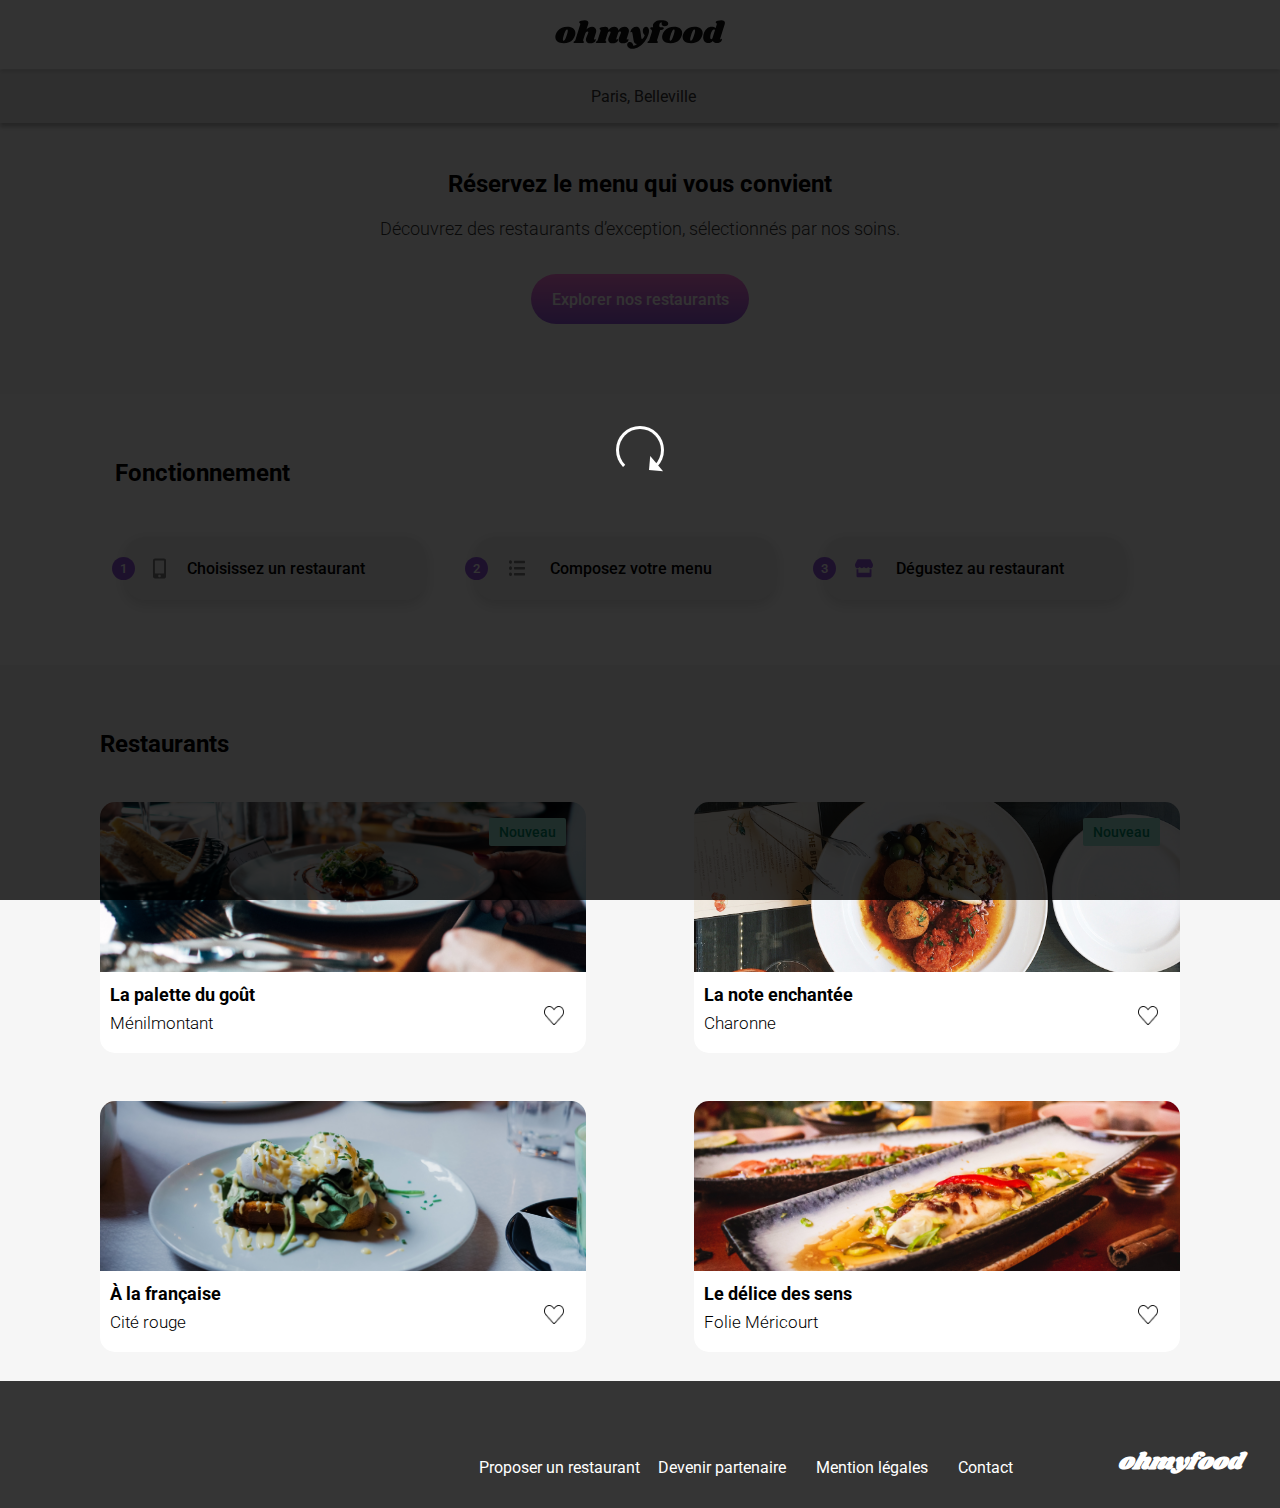
<file: index.html>
<!DOCTYPE html>
<html lang="fr">

<head>
    <meta charset="UTF-8">
    <meta name="viewport" content="width=device-width, initial-scale=1.0">
    <title>Document</title>
    <link rel="stylesheet" href="css/style.css">
    <link rel="stylesheet" href="https://cdnjs.cloudflare.com/ajax/libs/font-awesome/6.6.0/css/all.min.css"
        integrity="sha512-Kc323vGBEqzTmouAECnVceyQqyqdsSiqLQISBL29aUW4U/M7pSPA/gEUZQqv1cwx4OnYxTxve5UMg5GT6L4JJg=="
        crossorigin="anonymous" referrerpolicy="no-referrer" />
    <link rel="preconnect" href="https://fonts.googleapis.com">
    <link rel="preconnect" href="https://fonts.gstatic.com" crossorigin>
    <link
        href="https://fonts.googleapis.com/css2?family=Roboto:ital,wght@0,100;0,300;0,400;0,500;0,700;0,900;1,100;1,300;1,400;1,500;1,700;1,900&display=swap"
        rel="stylesheet">
        <link rel="preconnect" href="https://fonts.googleapis.com">
<link rel="preconnect" href="https://fonts.gstatic.com" crossorigin>
<link href="https://fonts.googleapis.com/css2?family=Shrikhand&display=swap" rel="stylesheet">
</head>

<body>
    <!--début du header-->
    <header>
        <div class="logo">
            <img src="images/logo/ohmyfood@2x.svg" alt="logo">
        </div>
        <div class="location">
            <p><i class="fa-solid fa-location-dot"></i> Paris, Belleville</p>
        </div>
    </header>
    <!--fin du header-->
    <!--début de la partie haute-->
    <div class="top">
        <div class="title">
            <h2 class="title-top">Réservez le menu qui vous convient</h2>
            <p class="top-p">Découvrez des restaurants d’exception, sélectionnés par nos soins.</p>
            <button class="top-btn">Explorer nos restaurants</button>
        </div>
    </div>
    <!--fin de la partie haute-->

    <!--début de la partie fonctionnement-->
    <div class="fonctioning">
        <h2 class="title-fonctioning">Fonctionnement</h2>
        
        <div class="fonctionning-button">
            <button class="fonctioning-btn">
                <span class="circle">1</span>
                <img src="./images/icon/mobile-screen-button.svg" alt="phone">
                <span class="fonctioning-text">Choisissez un restaurant</span>
            </button>
            <button class="fonctioning-btn">
                <span class="circle">2</span>
                <img src="./images/icon/list-ul.svg" alt="liste"> 
                <span class="fonctioning-text">Composez votre menu</span>
            </button>
            <button class="fonctioning-btn">
                <span class="circle">3</span>
                <img src="./images/icon/store.svg" alt="store">
                <span class="fonctioning-text">Dégustez au restaurant</span>
            </button>
        </div>
    </div>
    <!--Fin de la partie fonctionnement-->


    <!--Début de la partie card-->
    <div class="back">
        <div class="resto">
            <div class="all-cards">

                <div class="restaurant">
                    <h2 class="restaurant-title">Restaurants</h2>
                </div>

                <!-- bloc qui contient toutes les cards -->
                <div class="cards-bloc">
                    <a href="la-palette-du-gout.html" class="card-nav">
                        <div class="card">
                            <div class="card-img" id="card1">
                                <span class="news">Nouveau</span>
                            </div>
                            <div class="card-text">
                                <h3>La palette du goût</h3>
                                <p>Ménilmontant</p>
                                <input type="checkbox" id="resto-1">
                                <label for="resto-1" class="block-like">
                                    <img src="./images/icon/Like.png" class="dislike" alt="coeur">                                
                                    <img src="./images/icon/Like.svg" class="like" alt="like image">
                                </label>
                            </div>
                        </div>
                    </a>

                    <a href="la-note-enchantee.html" class="card-nav">
                        <div class="card">
                            <div class="card-img" id="card2">
                                <span class="news">Nouveau</span>
                            </div>
                            <div class="card-text">
                                <h3>La note enchantée</h3>
                                <p>Charonne</p>
                                <input type="checkbox" id="resto-2">
                                <label for="resto-2" class="block-like">
                                    <img src="./images/icon/Like.png" class="dislike" alt="coeur"> 
                                    <img src="./images/icon/Like.svg" class="like" alt="like image">
                                </label>
                            </div>
                        </div>
                    </a>

                    <a href="a-la-francaise.html" class="card-nav">
                        <div class="card">
                            <div class="card-img" id="card3">
                            </div>
                            <div class="card-text">
                                <h3>À la française</h3>
                                <p>Cité rouge</p>
                                <input type="checkbox" id="resto-3">
                                <label for="resto-3" class="block-like">
                                    <img src="./images/icon/Like.png" class="dislike" alt="coeur"> 
                                    <img src="./images/icon/Like.svg" class="like" alt="like image">
                                </label>
                            </div>
                        </div>
                    </a>

                    <a href="le-delice-des-sens.html" class="card-nav" >
                        <div class="card">
                            <div class="card-img" id="card4">
                            </div>
                            <div class="card-text">
                                <h3>Le délice des sens</h3>
                                <p>Folie Méricourt</p>
                                <input type="checkbox" id="resto-4">
                                <label for="resto-4" class="block-like">
                                    <img src="./images/icon/Like.png" class="dislike" alt="coeur"> 
                                    <img src="./images/icon/Like.svg" class="like" alt="like image">
                                </label>
                            </div>
                        </div>
                    </a>
                </div>

            </div>
        </div>
    </div>

    <!--Début de la section footer-->
    <footer>
        <div class="footer">

            <div class="footer-logo">
                <h2 class="logo2">ohmyfood</h2>
            </div>
            <div>
                <ul class="link-footer">
                    <li class="link">
                        <i class="fa-solid fa-utensils"></i>
                        <a href="#" class="footer-link">Proposer un restaurant</a>
                    </li>
                    <li class="link">
                        <i class="fa-solid fa-handshake-angle"></i>
                        <a href="#" class="footer-link">Devenir partenaire</a>
                    </li>
                    <li class="link">
                        <a href="#" class="footer-link">Mention légales</a>
                    </li>
                    <li class="link">
                        <a href="#" class="footer-link">Contact</a>
                    </li>
                </ul>
                

            </div>
        </div>

    </footer>
    <!--loarder (chargement de la page)-->
    <div class="loader-block">
        <span class="loader"></span>
    </div>
</body>

</html>
</file>
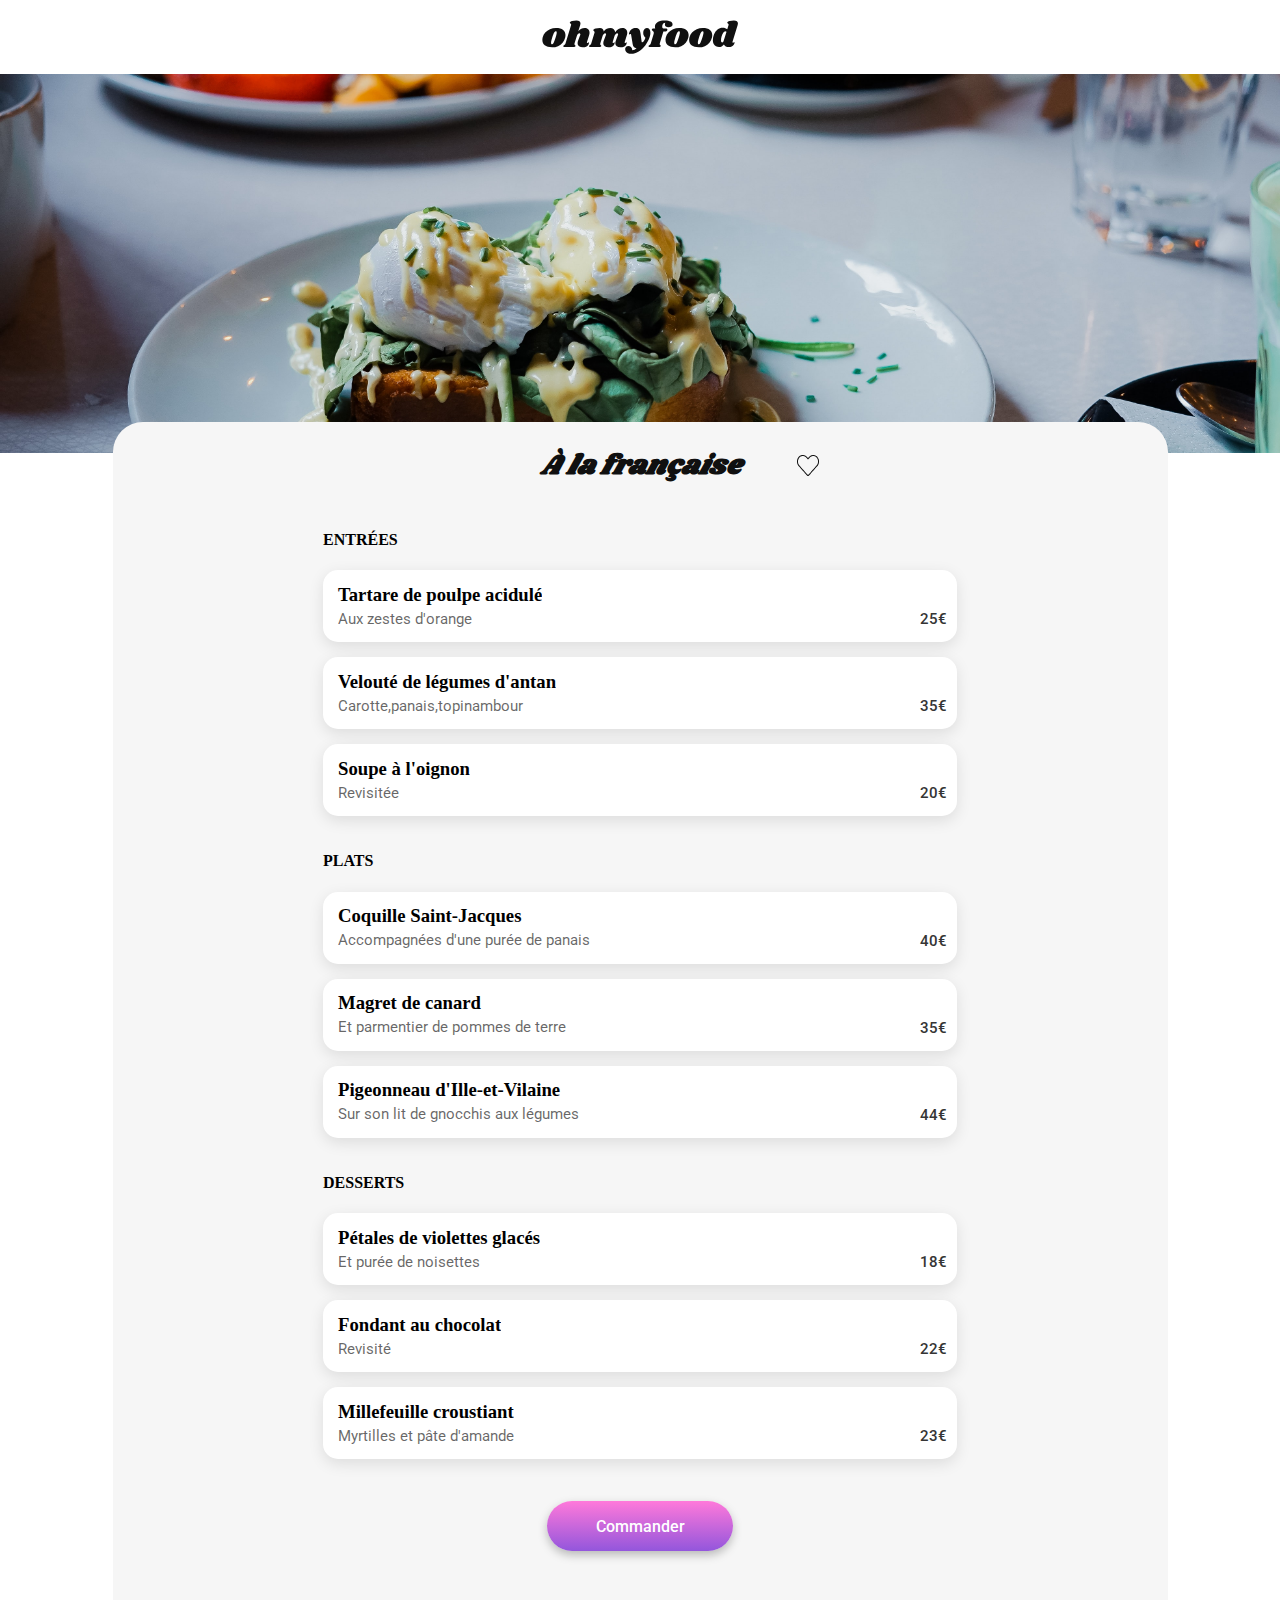
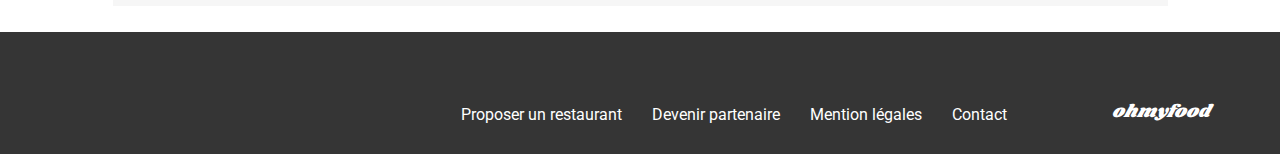
<file: a-la-francaise.html>
<!DOCTYPE html>
<html lang="fr">
<head>
    <meta charset="UTF-8">
    <meta name="viewport" content="width=device-width, initial-scale=1.0">
    <title>ohmyfood</title>
    <link rel="stylesheet" href="css/la-palette-du-gout.css">
    <link rel="stylesheet" href="https://cdnjs.cloudflare.com/ajax/libs/font-awesome/6.6.0/css/all.min.css" integrity="sha512-Kc323vGBEqzTmouAECnVceyQqyqdsSiqLQISBL29aUW4U/M7pSPA/gEUZQqv1cwx4OnYxTxve5UMg5GT6L4JJg==" crossorigin="anonymous" referrerpolicy="no-referrer" />
    <link rel="preconnect" href="https://fonts.googleapis.com">
<link rel="preconnect" href="https://fonts.gstatic.com" crossorigin>
<link href="https://fonts.googleapis.com/css2?family=Roboto:ital,wght@0,100;0,300;0,400;0,500;0,700;0,900;1,100;1,300;1,400;1,500;1,700;1,900&display=swap" rel="stylesheet">
<link rel="preconnect" href="https://fonts.googleapis.com">
<link rel="preconnect" href="https://fonts.gstatic.com" crossorigin>
<link href="https://fonts.googleapis.com/css2?family=Shrikhand&display=swap" rel="stylesheet">
</head>


<body>
     <!--début du header-->
     <header>
        <div class="logo">
            <a href="index.html">
                <i class="fa-solid fa-arrow-left"></i>
            </a>
            <img src="images/logo/ohmyfood@2x.svg" alt="logo">
        </div>
    </header>
    <!--fin du header-->

    <!-- Début de la partie haute-->

    <div class="palette-du-gout-img"> 
        <img src="images/restaurants/toa-heftiba-DQKerTsQwi0-unsplash.jpg" alt="a la française">
    </div>
    <!--block principal-->
    <div class="block-conteneur">
        <div class="title-conteneur">
            <h2 class="name-restaurant">À la française</h2>
            <input type="checkbox" id="resto-2">
            <label class="test1" for="resto-2">
                <img src="./images/icon/Like.png " class="dislike" alt="coeur"> 
                <img src="./images/icon/Like.svg" class="like" alt="like image">
            </label>
          
        </div>

        <div class="entree">
          <h4 class="title-menu">ENTRÉES</h4>
          
          <input type="checkbox" id="menu1">
          <label class="menu" for="menu1"> 
            <div class="info">
                <div>
                    <h3 class="title-h3">Tartare de poulpe acidulé</h3>
                    <p class="menu-p">Aux zestes d'orange</p> 
                </div>
                <div class="price">
                    <span class="prix1">25€</span>
                </div>
            </div>
            <div class="check"> 
                <img src="images/icon/Check.svg" alt="check">
            </div>
          </label>


          <input type="checkbox" id="menu2">
          <label class="menu" for="menu2"> 
            <div class="info">
                <div>
                    <h3 class="title-h3">Velouté de légumes d'antan</h3>
                    <p class="menu-p">Carotte,panais,topinambour</p> 
                </div>
                <div class="price">
                    <span class="prix1">35€</span>
                </div>
            </div>
            <div class="check"> 
                <img src="images/icon/Check.svg" alt="check">
            </div>
          </label>


          <input type="checkbox" id="menu3">
          <label class="menu" for="menu3"> 
            <div class="info">
                <div>
                    <h3 class="title-h3">Soupe à l'oignon</h3>
                    <p class="menu-p">Revisitée</p> 
                </div>
                <div class="price">
                    <span class="prix1">20€</span>
                </div>
            </div>
            <div class="check"> 
                <img src="images/icon/Check.svg" alt="check">
            </div>
          </label>
        </div>



        <div class="plat">
            <h4 class="title-menu">PLATS</h4>
            <input type="checkbox" id="menu4">
            <label class="menu" for="menu4"> 
              <div class="info">
                  <div>
                      <h3 class="title-h3">Coquille Saint-Jacques</h3>
                      <p class="menu-p">Accompagnées d'une purée de panais</p> 
                  </div>
                  <div class="price">
                      <span class="prix1">40€</span>
                  </div>
              </div>
              <div class="check"> 
                  <img src="images/icon/Check.svg" alt="check">
              </div>
            </label>



            <input type="checkbox" id="menu5">
            <label class="menu" for="menu5"> 
              <div class="info">
                  <div>
                      <h3 class="title-h3">Magret de canard</h3>
                      <p class="menu-p">Et parmentier de pommes de terre</p> 
                  </div>
                  <div class="price">
                      <span class="prix1">35€</span>
                  </div>
              </div>
              <div class="check"> 
                  <img src="images/icon/Check.svg" alt="check">
              </div>
            </label>
           

            <input type="checkbox" id="menu6">
            <label class="menu" for="menu6"> 
              <div class="info">
                  <div>
                      <h3 class="title-h3">Pigeonneau d'Ille-et-Vilaine</h3>
                      <p class="menu-p">Sur son lit de gnocchis aux légumes </p> 
                  </div>
                  <div class="price">
                      <span class="prix1">44€</span>
                  </div>
              </div>
              <div class="check"> 
                  <img src="images/icon/Check.svg" alt="check">
              </div>
            </label> 
            
        </div>


        <div class="dessert">
            <h4 class="title-menu">DESSERTS</h4>
            <input type="checkbox" id="menu7">
            <label class="menu" for="menu7"> 
              <div class="info">
                  <div>
                      <h3 class="title-h3">Pétales de violettes glacés</h3>
                      <p class="menu-p">Et purée de noisettes</p> 
                  </div>
                  <div class="price">
                      <span class="prix1">18€</span>
                  </div>
              </div>
              <div class="check"> 
                  <img src="images/icon/Check.svg" alt="check">
              </div>
            </label> 

            <input type="checkbox" id="menu8">
            <label class="menu" for="menu8"> 
              <div class="info">
                  <div>
                      <h3 class="title-h3">Fondant au chocolat</h3>
                      <p class="menu-p">Revisité </p> 
                  </div>
                  <div class="price">
                      <span class="prix1">22€</span>
                  </div>
              </div>
              <div class="check"> 
                  <img src="images/icon/Check.svg" alt="check">
              </div>
            </label> 
    

            <input type="checkbox" id="menu9">
            <label class="menu" for="menu9"> 
              <div class="info">
                  <div>
                      <h3 class="title-h3">Millefeuille croustiant</h3>
                      <p class="menu-p">Myrtilles et pâte d'amande </p> 
                  </div>
                  <div class="price">
                      <span class="prix1">23€</span>
                  </div>
              </div>
              <div class="check"> 
                  <img src="images/icon/Check.svg" alt="check">
              </div>
            </label> 
        </div>

        <div class="button-commander">
            <button class="btn-commander">Commander</button>
        </div>

    </div>

    <footer>
        <div class="footer">

            <div class="footer-logo">
                <h4 class="logo2">ohmyfood</h4>
            </div>
            <div>
                <ul class="link-footer">
                    <li class="link">
                        <i class="fa-solid fa-utensils"></i>
                        <a href="#" class="footer-link">Proposer un restaurant</a>
                    </li>
                    <li class="link">
                        <i class="fa-solid fa-handshake-angle"></i>
                        <a href="#" class="footer-link">Devenir partenaire</a>
                    </li>
                    <li class="link">
                        <a href="#" class="footer-link">Mention légales</a>
                    </li>
                    <li class="link">
                        <a href="#" class="footer-link">Contact</a>
                    </li>
                </ul>
                

            </div>
        </div>
    </footer>
    
</body>
</html>
</file>
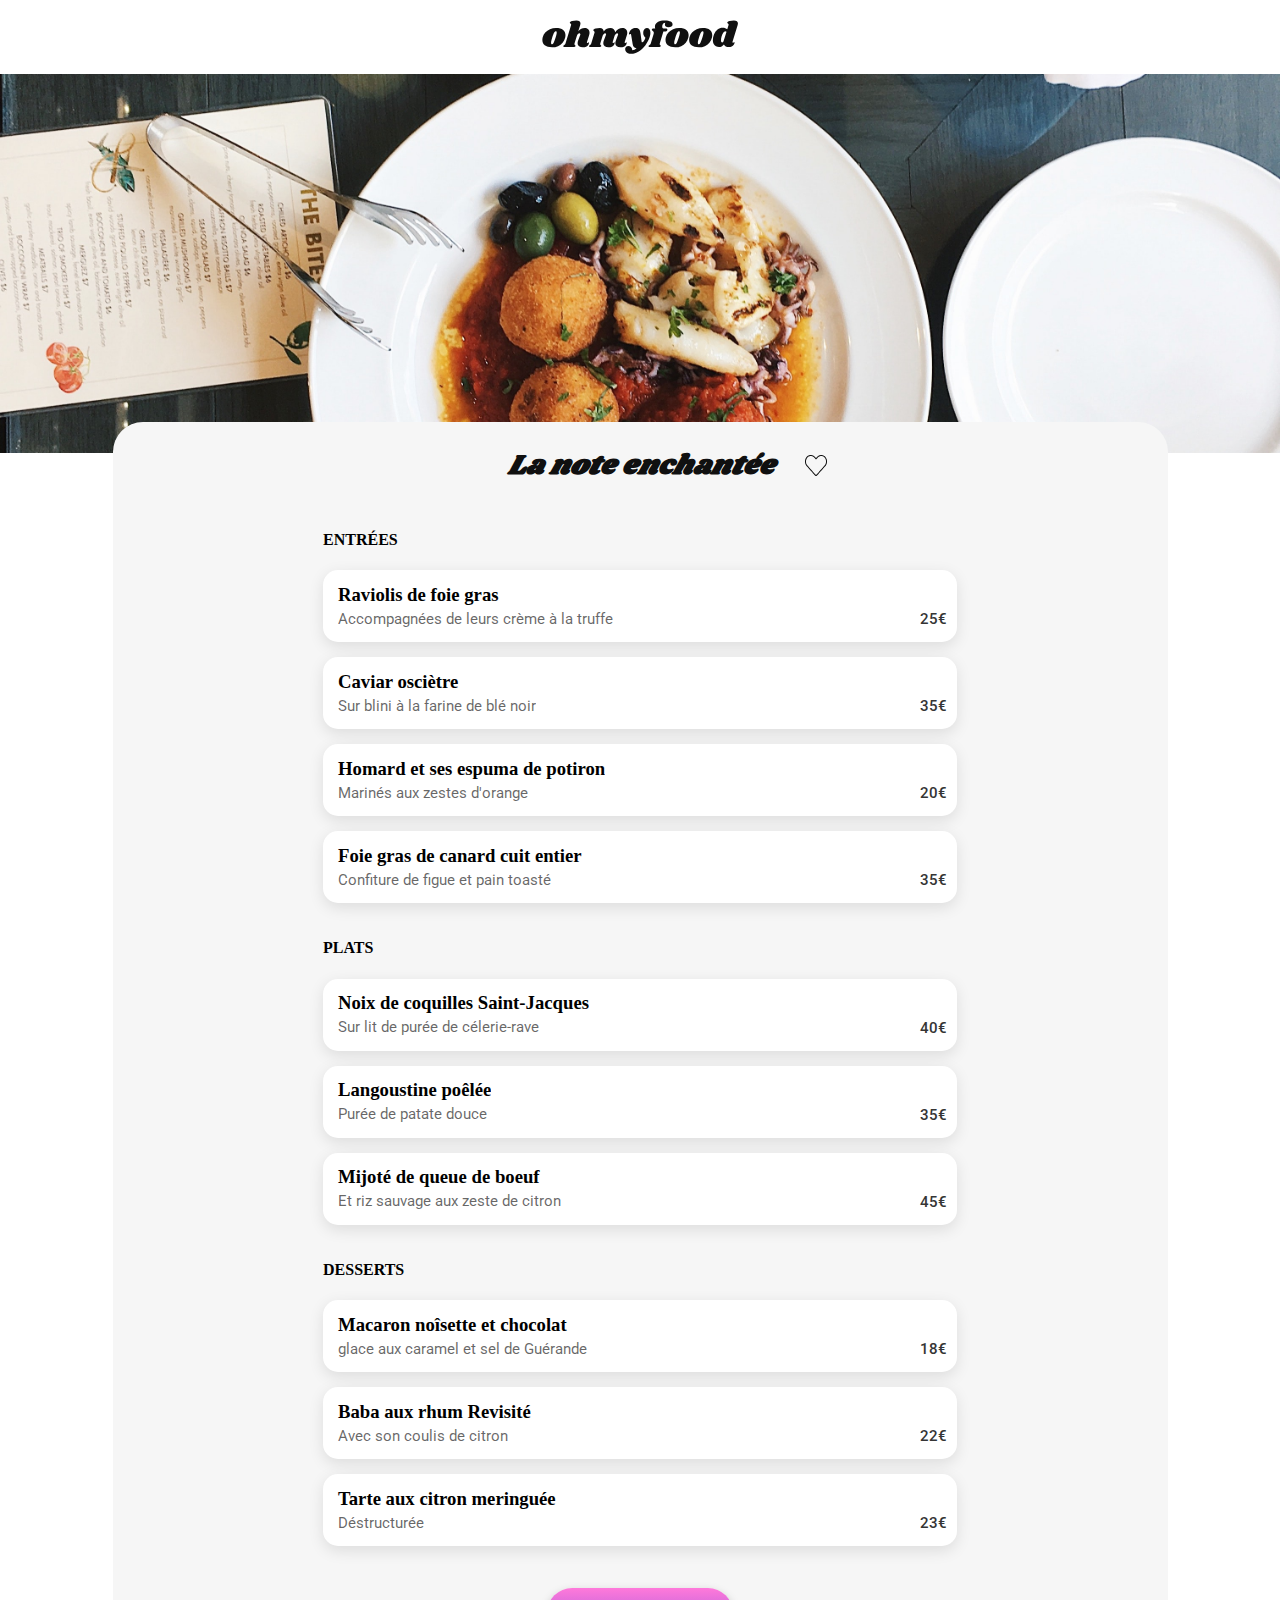
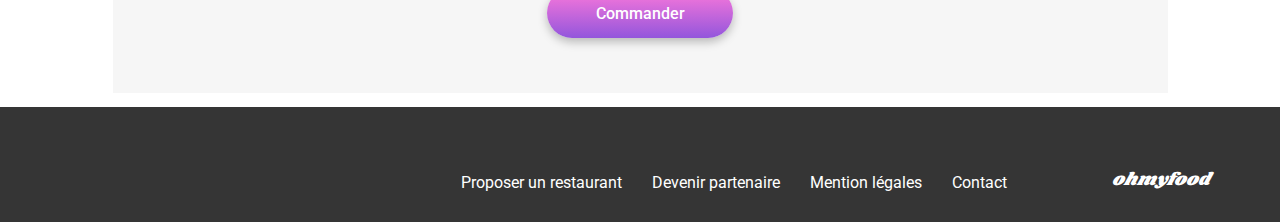
<file: la-note-enchantee.html>
<!DOCTYPE html>
        <html lang="fr">
        <head>
            <meta charset="UTF-8">
            <meta name="viewport" content="width=device-width, initial-scale=1.0">
            <title>ohmyfood</title>
            <link rel="stylesheet" href="css/la-palette-du-gout.css">
            <link rel="stylesheet" href="https://cdnjs.cloudflare.com/ajax/libs/font-awesome/6.6.0/css/all.min.css" integrity="sha512-Kc323vGBEqzTmouAECnVceyQqyqdsSiqLQISBL29aUW4U/M7pSPA/gEUZQqv1cwx4OnYxTxve5UMg5GT6L4JJg==" crossorigin="anonymous" referrerpolicy="no-referrer" />
            <link rel="preconnect" href="https://fonts.googleapis.com">
        <link rel="preconnect" href="https://fonts.gstatic.com" crossorigin>
        <link href="https://fonts.googleapis.com/css2?family=Roboto:ital,wght@0,100;0,300;0,400;0,500;0,700;0,900;1,100;1,300;1,400;1,500;1,700;1,900&display=swap" rel="stylesheet">
        <link rel="preconnect" href="https://fonts.googleapis.com">
        <link rel="preconnect" href="https://fonts.gstatic.com" crossorigin>
        <link href="https://fonts.googleapis.com/css2?family=Shrikhand&display=swap" rel="stylesheet">
        </head>


        <body>
            <!--début du header-->
            <header>
                <div class="logo">
                    <a href="index.html">
                        <i class="fa-solid fa-arrow-left"></i>
                    </a>
                    <img src="images/logo/ohmyfood@2x.svg" alt="logo">
                </div>
            </header>
            <!--fin du header-->

            <!-- Début de la partie haute-->

            <div class="palette-du-gout-img"> 
                <img src="images/restaurants/stil-u2Lp8tXIcjw-unsplash.jpg" alt="la note enchantée">
            </div>
            <!--block principal-->
            <div class="block-contener">
                <div class="title-conteneur">
                    <h2 class="name-restaurant">La note enchantée</h2>
                    <input type="checkbox" id="resto-2">
                    <label class="block-like" for="resto-2">
                        <img src="./images/icon/Like.png " class="dislikee" alt="coeur"> 
                        <img src="./images/icon/Like.svg" class="likee" alt="like image">
                    </label>
                
                </div>

                <div class="entree">
                <h4 class="title-menu">ENTRÉES</h4>
                
                <input type="checkbox" id="menu1">
                <label class="menu" for="menu1"> 
                    <div class="info">
                        <div>
                            <h3 class="title-h3">Raviolis de foie gras </h3>
                            <p class="menu-p">Accompagnées de leurs crème à la truffe</p> 
                        </div>
                        <div class="price">
                            <span class="prix1">25€</span>
                        </div>
                    </div>
                    <div class="check"> 
                        <img src="images/icon/Check.svg" alt="check">
                    </div>
                </label>


                <input type="checkbox" id="menu2">
                <label class="menu" for="menu2"> 
                    <div class="info">
                        <div>
                            <h3 class="title-h3">Caviar osciètre</h3>
                            <p class="menu-p">Sur blini à la farine de blé noir</p> 
                        </div>
                        <div class="price">
                            <span class="prix1">35€</span>
                        </div>
                    </div>
                    <div class="check"> 
                        <img src="images/icon/Check.svg" alt="check">
                    </div>
                </label>


                <input type="checkbox" id="menu3">
                <label class="menu" for="menu3"> 
                    <div class="info">
                        <div>
                            <h3 class="title-h3">Homard et ses espuma de potiron</h3>
                            <p class="menu-p">Marinés aux zestes d'orange</p> 
                        </div>
                        <div class="price">
                            <span class="prix1">20€</span>
                        </div>
                    </div>
                    <div class="check"> 
                        <img src="images/icon/Check.svg" alt="check">
                    </div>
                </label>
                



                <input type="checkbox" id="menu4">
                <label class="menu" for="menu4"> 
                    <div class="info">
                        <div>
                            <h3 class="title-h3">Foie gras de canard cuit entier</h3>
                            <p class="menu-p">Confiture de figue et pain toasté</p> 
                        </div>
                        <div class="price">
                            <span class="prix1">35€</span>
                        </div>
                    </div>
                    <div class="check"> 
                        <img src="images/icon/Check.svg" alt="check">
                    </div>
                </label>
                </div>



                <div class="plat">
                    <h4 class="title-menu">PLATS</h4>
                    <input type="checkbox" id="menu5">
                    <label class="menu" for="menu5"> 
                    <div class="info">
                        <div>
                            <h3 class="title-h3">Noix de coquilles Saint-Jacques </h3>
                            <p class="menu-p">Sur lit de purée de célerie-rave</p> 
                        </div>
                        <div class="price">
                            <span class="prix1">40€</span>
                        </div>
                    </div>
                    <div class="check"> 
                        <img src="images/icon/Check.svg" alt="check">
                    </div>
                    </label>



                    <input type="checkbox" id="menu6">
                    <label class="menu" for="menu6"> 
                    <div class="info">
                        <div>
                            <h3 class="title-h3">Langoustine poêlée</h3>
                            <p class="menu-p">Purée de patate douce</p> 
                        </div>
                        <div class="price">
                            <span class="prix1">35€</span>
                        </div>
                    </div>
                    <div class="check"> 
                        <img src="images/icon/Check.svg" alt="check">
                    </div>
                    </label>
                

                    <input type="checkbox" id="menu7">
                    <label class="menu" for="menu7"> 
                    <div class="info">
                        <div>
                            <h3 class="title-h3">Mijoté de queue de boeuf</h3>
                            <p class="menu-p">Et riz sauvage aux zeste de citron </p> 
                        </div>
                        <div class="price">
                            <span class="prix1">45€</span>
                        </div>
                    </div>
                    <div class="check"> 
                        <img src="images/icon/Check.svg" alt="check">
                    </div>
                    </label> 
                    
                </div>


                <div class="dessert">
                    <h4 class="title-menu">DESSERTS</h4>
                    <input type="checkbox" id="menu8">
                    <label class="menu" for="menu8"> 
                    <div class="info">
                        <div>
                            <h3 class="title-h3">Macaron noîsette et chocolat </h3>
                            <p class="menu-p">glace aux caramel et sel de Guérande </p> 
                        </div>
                        <div class="price">
                            <span class="prix1">18€</span>
                        </div>
                    </div>
                    <div class="check"> 
                        <img src="images/icon/Check.svg" alt="check">
                    </div>
                    </label> 

                    <input type="checkbox" id="menu9">
                    <label class="menu" for="menu9"> 
                    <div class="info">
                        <div>
                            <h3 class="title-h3">Baba aux rhum Revisité </h3>
                            <p class="menu-p">Avec son coulis de citron </p> 
                        </div>
                        <div class="price">
                            <span class="prix1">22€</span>
                        </div>
                    </div>
                    <div class="check"> 
                        <img src="images/icon/Check.svg" alt="check">
                    </div>
                    </label> 
            

                    <input type="checkbox" id="menu10">
                    <label class="menu" for="menu10"> 
                    <div class="info">
                        <div>
                            <h3 class="title-h3">Tarte aux citron meringuée</h3>
                            <p class="menu-p">Déstructurée</p> 
                        </div>
                        <div class="price">
                            <span class="prix1">23€</span>
                        </div>
                    </div>
                    <div class="check"> 
                        <img src="images/icon/Check.svg" alt="check">
                    </div>
                    </label> 
                </div>

                <div class="button-commander">
                    <button class="btn-commander">Commander</button>
                </div>

            </div>

            <footer>
                <div class="foter">

                    <div class="footer-logo">
                        <h4 class="logo2">ohmyfood</h4>
                    </div>
                    <div>
                        <ul class="link-foter">
                            <li class="link">
                                <i class="fa-solid fa-utensils"></i>
                                <a href="#" class="footer-link">Proposer un restaurant</a>
                            </li>
                            <li class="link">
                                <i class="fa-solid fa-handshake-angle"></i>
                                <a href="#" class="footer-link">Devenir partenaire</a>
                            </li>
                            <li class="link">
                                <a href="#" class="footer-link">Mention légales</a>
                            </li>
                            <li class="link">
                                <a href="#" class="footer-link">Contact</a>
                            </li>
                        </ul>
                        

                    </div>
                </div>
            </footer>
            
        </body>
        </html>
</file>
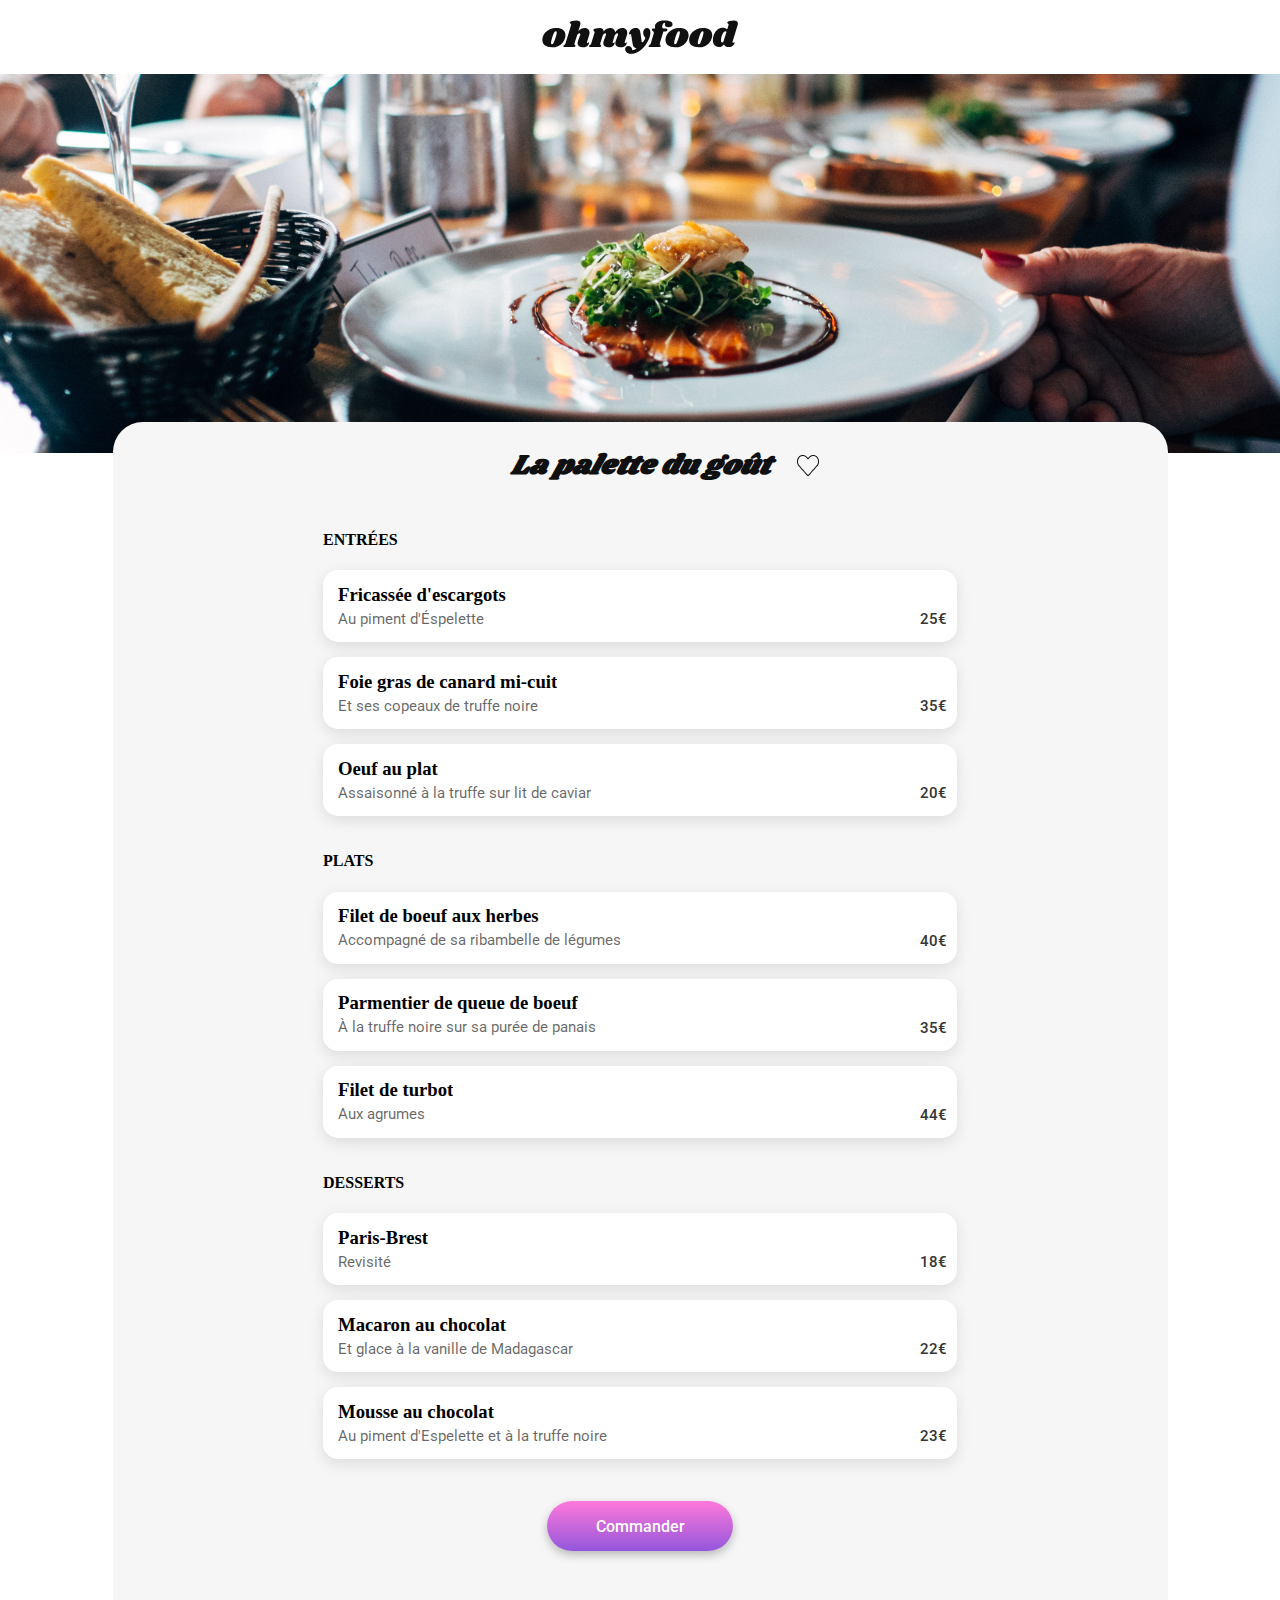
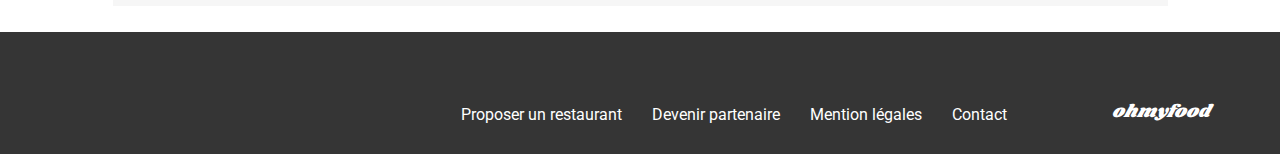
<file: la-palette-du-gout.html>
<!DOCTYPE html>
<html lang="fr">
  <head>
    <meta charset="UTF-8" />
    <meta name="viewport" content="width=device-width, initial-scale=1.0" />
    <title>ohmyfood</title>
    <link rel="stylesheet" href="css/la-palette-du-gout.css" />
    <link
      rel="stylesheet"
      href="https://cdnjs.cloudflare.com/ajax/libs/font-awesome/6.6.0/css/all.min.css"
      integrity="sha512-Kc323vGBEqzTmouAECnVceyQqyqdsSiqLQISBL29aUW4U/M7pSPA/gEUZQqv1cwx4OnYxTxve5UMg5GT6L4JJg=="
      crossorigin="anonymous"
      referrerpolicy="no-referrer"
    />
    <link rel="preconnect" href="https://fonts.googleapis.com" />
    <link rel="preconnect" href="https://fonts.gstatic.com" crossorigin />
    <link
      href="https://fonts.googleapis.com/css2?family=Roboto:ital,wght@0,100;0,300;0,400;0,500;0,700;0,900;1,100;1,300;1,400;1,500;1,700;1,900&display=swap"
      rel="stylesheet"
    />
    <link rel="preconnect" href="https://fonts.googleapis.com" />
    <link rel="preconnect" href="https://fonts.gstatic.com" crossorigin />
    <link
      href="https://fonts.googleapis.com/css2?family=Shrikhand&display=swap"
      rel="stylesheet"
    />
  </head>

  <body>
    <!--début du header-->
    <header>
      <div class="logo">
        <a href="index.html">
          <i class="fa-solid fa-arrow-left"></i>
        </a>
        <img src="images/logo/ohmyfood@2x.svg" alt="logo" />
      </div>
    </header>
    <!--fin du header-->

    <!-- Début de la partie haute-->

    <div class="palette-du-gout-img">
      <img
        src="images/restaurants/jay-wennington-N_Y88TWmGwA-unsplash.jpg"
        alt="palette-du-gout"
      />
    </div>
    <!--block principal-->
    <div class="block-conteneur">
      <div class="title-conteneur">
        <h2 class="name-restaurant">La palette du goût</h2>
        <input type="checkbox" id="resto-2" />
        <label class="block-like" for="resto-2">
          <img src="./images/icon/Like.png " class="dislike" alt="coeur" />
          <img src="./images/icon/Like.svg" class="like" alt="like image" />
        </label>
      </div>

      <div class="entree">
        <h4 class="title-menu">ENTRÉES</h4>

        <input type="checkbox" id="menu1" />
        <label class="menu" for="menu1">
          <div class="info">
            <div>
              <h3 class="title-h3">Fricassée d'escargots</h3>
              <p class="menu-p">Au piment d'Éspelette</p>
            </div>
            <div class="price">
              <span class="prix1">25€</span>
            </div>
          </div>
          <div class="check">
            <img src="images/icon/Check.svg" alt="check" />
          </div>
        </label>

        <input type="checkbox" id="menu2" />
        <label class="menu" for="menu2">
          <div class="info">
            <div>
              <h3 class="title-h3">Foie gras de canard mi-cuit</h3>
              <p class="menu-p">Et ses copeaux de truffe noire</p>
            </div>
            <div class="price">
              <span class="prix1">35€</span>
            </div>
          </div>
          <div class="check">
            <img src="images/icon/Check.svg" alt="check" />
          </div>
        </label>

        <input type="checkbox" id="menu3" />
        <label class="menu" for="menu3">
          <div class="info">
            <div>
              <h3 class="title-h3">Oeuf au plat</h3>
              <p class="menu-p">Assaisonné à la truffe sur lit de caviar</p>
            </div>
            <div class="price">
              <span class="prix1">20€</span>
            </div>
          </div>
          <div class="check">
            <img src="images/icon/Check.svg" alt="check" />
          </div>
        </label>
      </div>

      <div class="plat">
        <h4 class="title-menu">PLATS</h4>
        <input type="checkbox" id="menu4" />
        <label class="menu" for="menu4">
          <div class="info">
            <div>
              <h3 class="title-h3">Filet de boeuf aux herbes</h3>
              <p class="menu-p">Accompagné de sa ribambelle de légumes</p>
            </div>
            <div class="price">
              <span class="prix1">40€</span>
            </div>
          </div>
          <div class="check">
            <img src="images/icon/Check.svg" alt="check" />
          </div>
        </label>

        <input type="checkbox" id="menu5" />
        <label class="menu" for="menu5">
          <div class="info">
            <div>
              <h3 class="title-h3">Parmentier de queue de boeuf</h3>
              <p class="menu-p">À la truffe noire sur sa purée de panais</p>
            </div>
            <div class="price">
              <span class="prix1">35€</span>
            </div>
          </div>
          <div class="check">
            <img src="images/icon/Check.svg" alt="check" />
          </div>
        </label>

        <input type="checkbox" id="menu6" />
        <label class="menu" for="menu6">
          <div class="info">
            <div>
              <h3 class="title-h3">Filet de turbot</h3>
              <p class="menu-p">Aux agrumes</p>
            </div>
            <div class="price">
              <span class="prix1">44€</span>
            </div>
          </div>
          <div class="check">
            <img src="images/icon/Check.svg" alt="check" />
          </div>
        </label>
      </div>

      <div class="dessert">
        <h4 class="title-menu">DESSERTS</h4>
        <input type="checkbox" id="menu7" />
        <label class="menu" for="menu7">
          <div class="info">
            <div>
              <h3 class="title-h3">Paris-Brest</h3>
              <p class="menu-p">Revisité</p>
            </div>
            <div class="price">
              <span class="prix1">18€</span>
            </div>
          </div>
          <div class="check">
            <img src="images/icon/Check.svg" alt="check" />
          </div>
        </label>

        <input type="checkbox" id="menu8" />
        <label class="menu" for="menu8">
          <div class="info">
            <div>
              <h3 class="title-h3">Macaron au chocolat</h3>
              <p class="menu-p">Et glace à la vanille de Madagascar</p>
            </div>
            <div class="price">
              <span class="prix1">22€</span>
            </div>
          </div>
          <div class="check">
            <img src="images/icon/Check.svg" alt="check" />
          </div>
        </label>

        <input type="checkbox" id="menu9" />
        <label class="menu" for="menu9">
          <div class="info">
            <div>
              <h3 class="title-h3">Mousse au chocolat</h3>
              <p class="menu-p">Au piment d'Espelette et à la truffe noire</p>
            </div>
            <div class="price">
              <span class="prix1">23€</span>
            </div>
          </div>
          <div class="check">
            <img src="images/icon/Check.svg" alt="check" />
          </div>
        </label>
      </div>

      <div class="button-commander">
        <button class="btn-commander">Commander</button>
      </div>
    </div>

    <footer>
      <div class="footer">
        <div class="footer-logo">
          <h4 class="logo2">ohmyfood</h4>
        </div>
        <div>
          <ul class="link-footer">
            <li class="link">
              <i class="fa-solid fa-utensils"></i>
              <a href="#" class="footer-link">Proposer un restaurant</a>
            </li>
            <li class="link">
              <i class="fa-solid fa-handshake-angle"></i>
              <a href="#" class="footer-link">Devenir partenaire</a>
            </li>
            <li class="link">
              <a href="#" class="footer-link">Mention légales</a>
            </li>
            <li class="link">
              <a href="#" class="footer-link">Contact</a>
            </li>
          </ul>
        </div>
      </div>
    </footer>
  </body>
</html>
</file>
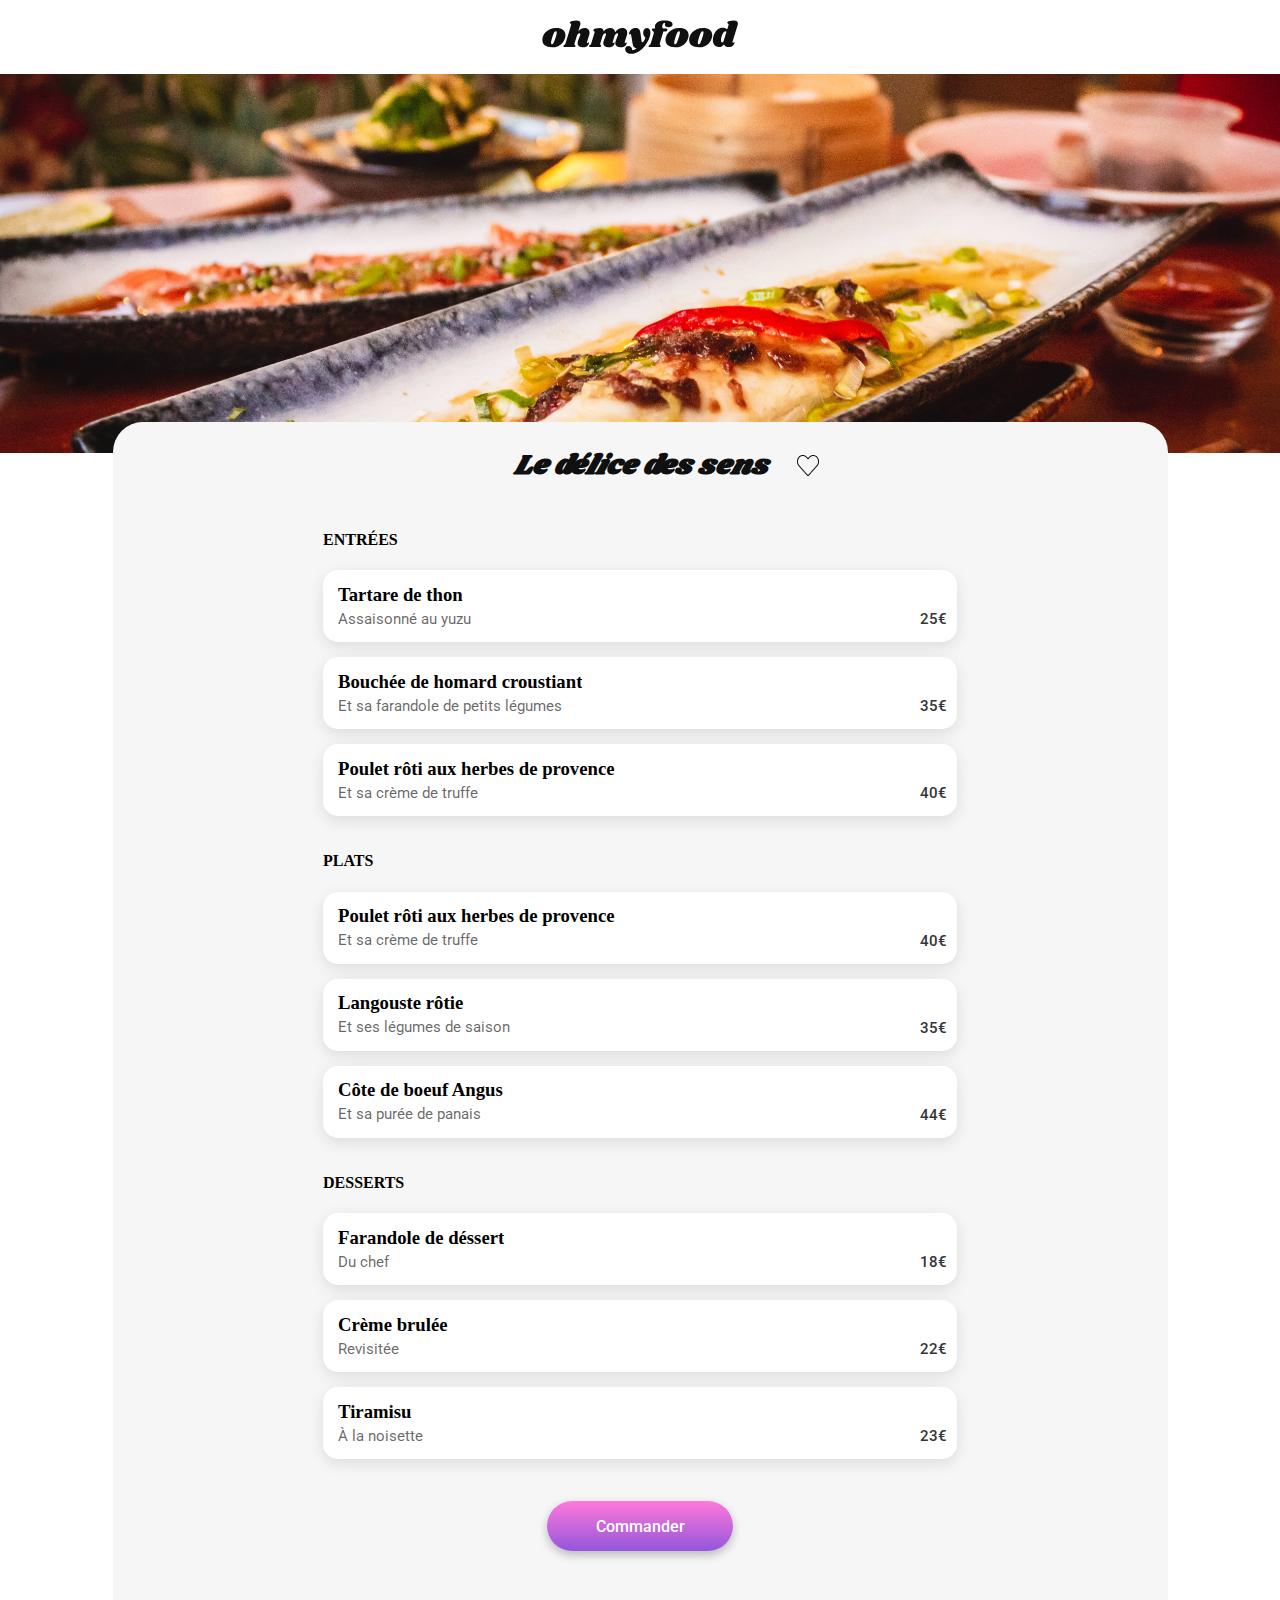
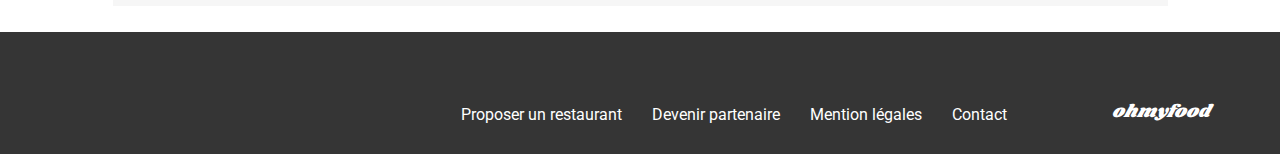
<file: le-delice-des-sens.html>
<!DOCTYPE html>
<html lang="fr">
<head>
    <meta charset="UTF-8">
    <meta name="viewport" content="width=device-width, initial-scale=1.0">
    <title>ohmyfood</title>
    <link rel="stylesheet" href="css/la-palette-du-gout.css">
    <link rel="stylesheet" href="https://cdnjs.cloudflare.com/ajax/libs/font-awesome/6.6.0/css/all.min.css" integrity="sha512-Kc323vGBEqzTmouAECnVceyQqyqdsSiqLQISBL29aUW4U/M7pSPA/gEUZQqv1cwx4OnYxTxve5UMg5GT6L4JJg==" crossorigin="anonymous" referrerpolicy="no-referrer" />
    <link rel="preconnect" href="https://fonts.googleapis.com">
<link rel="preconnect" href="https://fonts.gstatic.com" crossorigin>
<link href="https://fonts.googleapis.com/css2?family=Roboto:ital,wght@0,100;0,300;0,400;0,500;0,700;0,900;1,100;1,300;1,400;1,500;1,700;1,900&display=swap" rel="stylesheet">
<link rel="preconnect" href="https://fonts.googleapis.com">
<link rel="preconnect" href="https://fonts.gstatic.com" crossorigin>
<link href="https://fonts.googleapis.com/css2?family=Shrikhand&display=swap" rel="stylesheet">
</head>


<body>
     <!--début du header-->
     <header>
        <div class="logo">
            <a href="index.html">
                <i class="fa-solid fa-arrow-left"></i>
            </a>
            <img src="images/logo/ohmyfood@2x.svg" alt="logo">
        </div>
    </header>
    <!--fin du header-->

    <!-- Début de la partie haute-->

    <div class="palette-du-gout-img"> 
        <img src="images/restaurants/louis-hansel-shotsoflouis-qNBGVyOCY8Q-unsplash.jpg" alt="le délice des sens">
    </div>
    <!--block principal-->
    <div class="block-conteneur">
        <div class="title-conteneur">
            <h2 class="name-restaurant">Le délice des sens</h2>
            <input type="checkbox" id="resto-2">
            <label class="test1" for="resto-2">
                <img src="./images/icon/Like.png " class="dislike" alt="coeur"> 
                <img src="./images/icon/Like.svg" class="like" alt="like image">
            </label>
          
        </div>

        <div class="entree">
          <h4 class="title-menu">ENTRÉES</h4>
          
          <input type="checkbox" id="menu1">
          <label class="menu" for="menu1"> 
            <div class="info">
                <div>
                    <h3 class="title-h3">Tartare de thon</h3>
                    <p class="menu-p">Assaisonné au yuzu</p> 
                </div>
                <div class="price">
                    <span class="prix1">25€</span>
                </div>
            </div>
            <div class="check"> 
                <img src="images/icon/Check.svg" alt="check">
            </div>
          </label>


          <input type="checkbox" id="menu2">
          <label class="menu" for="menu2"> 
            <div class="info">
                <div>
                    <h3 class="title-h3">Bouchée de homard croustiant</h3>
                    <p class="menu-p">Et sa farandole de petits légumes </p> 
                </div>
                <div class="price">
                    <span class="prix1">35€</span>
                </div>
            </div>
            <div class="check"> 
                <img src="images/icon/Check.svg" alt="check">
            </div>
          </label>


          <input type="checkbox" id="menu3">
          <label class="menu" for="menu3"> 
            <div class="info">
                <div>
                    <h3 class="title-h3">Poulet rôti aux herbes de provence</h3>
                    <p class="menu-p">Et sa crème de truffe </p> 
                </div>
                <div class="price">
                    <span class="prix1">40€</span>
                </div>
            </div>
            <div class="check"> 
                <img src="images/icon/Check.svg" alt="check">
            </div>
          </label>
        </div>



        <div class="plat">
            <h4 class="title-menu">PLATS</h4>
            <input type="checkbox" id="menu4">
            <label class="menu" for="menu4"> 
              <div class="info">
                  <div>
                      <h3 class="title-h3">Poulet rôti aux herbes de provence</h3>
                      <p class="menu-p">Et sa crème de truffe</p> 
                  </div>
                  <div class="price">
                      <span class="prix1">40€</span>
                  </div>
              </div>
              <div class="check"> 
                  <img src="images/icon/Check.svg" alt="check">
              </div>
            </label>



            <input type="checkbox" id="menu5">
            <label class="menu" for="menu5"> 
              <div class="info">
                  <div>
                      <h3 class="title-h3">Langouste rôtie</h3>
                      <p class="menu-p">Et ses légumes de saison</p> 
                  </div>
                  <div class="price">
                      <span class="prix1">35€</span>
                  </div>
              </div>
              <div class="check"> 
                  <img src="images/icon/Check.svg" alt="check">
              </div>
            </label>
           

            <input type="checkbox" id="menu6">
            <label class="menu" for="menu6"> 
              <div class="info">
                  <div>
                      <h3 class="title-h3">Côte de boeuf Angus</h3>
                      <p class="menu-p">Et sa purée de panais </p> 
                  </div>
                  <div class="price">
                      <span class="prix1">44€</span>
                  </div>
              </div>
              <div class="check"> 
                  <img src="images/icon/Check.svg" alt="check">
              </div>
            </label> 
            
        </div>


        <div class="dessert">
            <h4 class="title-menu">DESSERTS</h4>
            <input type="checkbox" id="menu7">
            <label class="menu" for="menu7"> 
              <div class="info">
                  <div>
                      <h3 class="title-h3">Farandole de déssert </h3>
                      <p class="menu-p">Du chef </p> 
                  </div>
                  <div class="price">
                      <span class="prix1">18€</span>
                  </div>
              </div>
              <div class="check"> 
                  <img src="images/icon/Check.svg" alt="check">
              </div>
            </label> 

            <input type="checkbox" id="menu8">
            <label class="menu" for="menu8"> 
              <div class="info">
                  <div>
                      <h3 class="title-h3">Crème brulée </h3>
                      <p class="menu-p">Revisitée </p> 
                  </div>
                  <div class="price">
                      <span class="prix1">22€</span>
                  </div>
              </div>
              <div class="check"> 
                  <img src="images/icon/Check.svg" alt="check">
              </div>
            </label> 
    

            <input type="checkbox" id="menu9">
            <label class="menu" for="menu9"> 
              <div class="info">
                  <div>
                      <h3 class="title-h3">Tiramisu</h3>
                      <p class="menu-p">À la noisette</p> 
                  </div>
                  <div class="price">
                      <span class="prix1">23€</span>
                  </div>
              </div>
              <div class="check"> 
                  <img src="images/icon/Check.svg" alt="check">
              </div>
            </label> 
        </div>

        <div class="button-commander">
            <button class="btn-commander">Commander</button>
        </div>

    </div>

    <footer>
        <div class="footer">

            <div class="footer-logo">
                <h4 class="logo2">ohmyfood</h4>
            </div>
            <div>
                <ul class="link-footer">
                    <li class="link">
                        <i class="fa-solid fa-utensils"></i>
                        <a href="#" class="footer-link">Proposer un restaurant</a>
                    </li>
                    <li class="link">
                        <i class="fa-solid fa-handshake-angle"></i>
                        <a href="#" class="footer-link">Devenir partenaire</a>
                    </li>
                    <li class="link">
                        <a href="#" class="footer-link">Mention légales</a>
                    </li>
                    <li class="link">
                        <a href="#" class="footer-link">Contact</a>
                    </li>
                </ul>
                

            </div>
        </div>
    </footer>
    
</body>
</html>
</file>
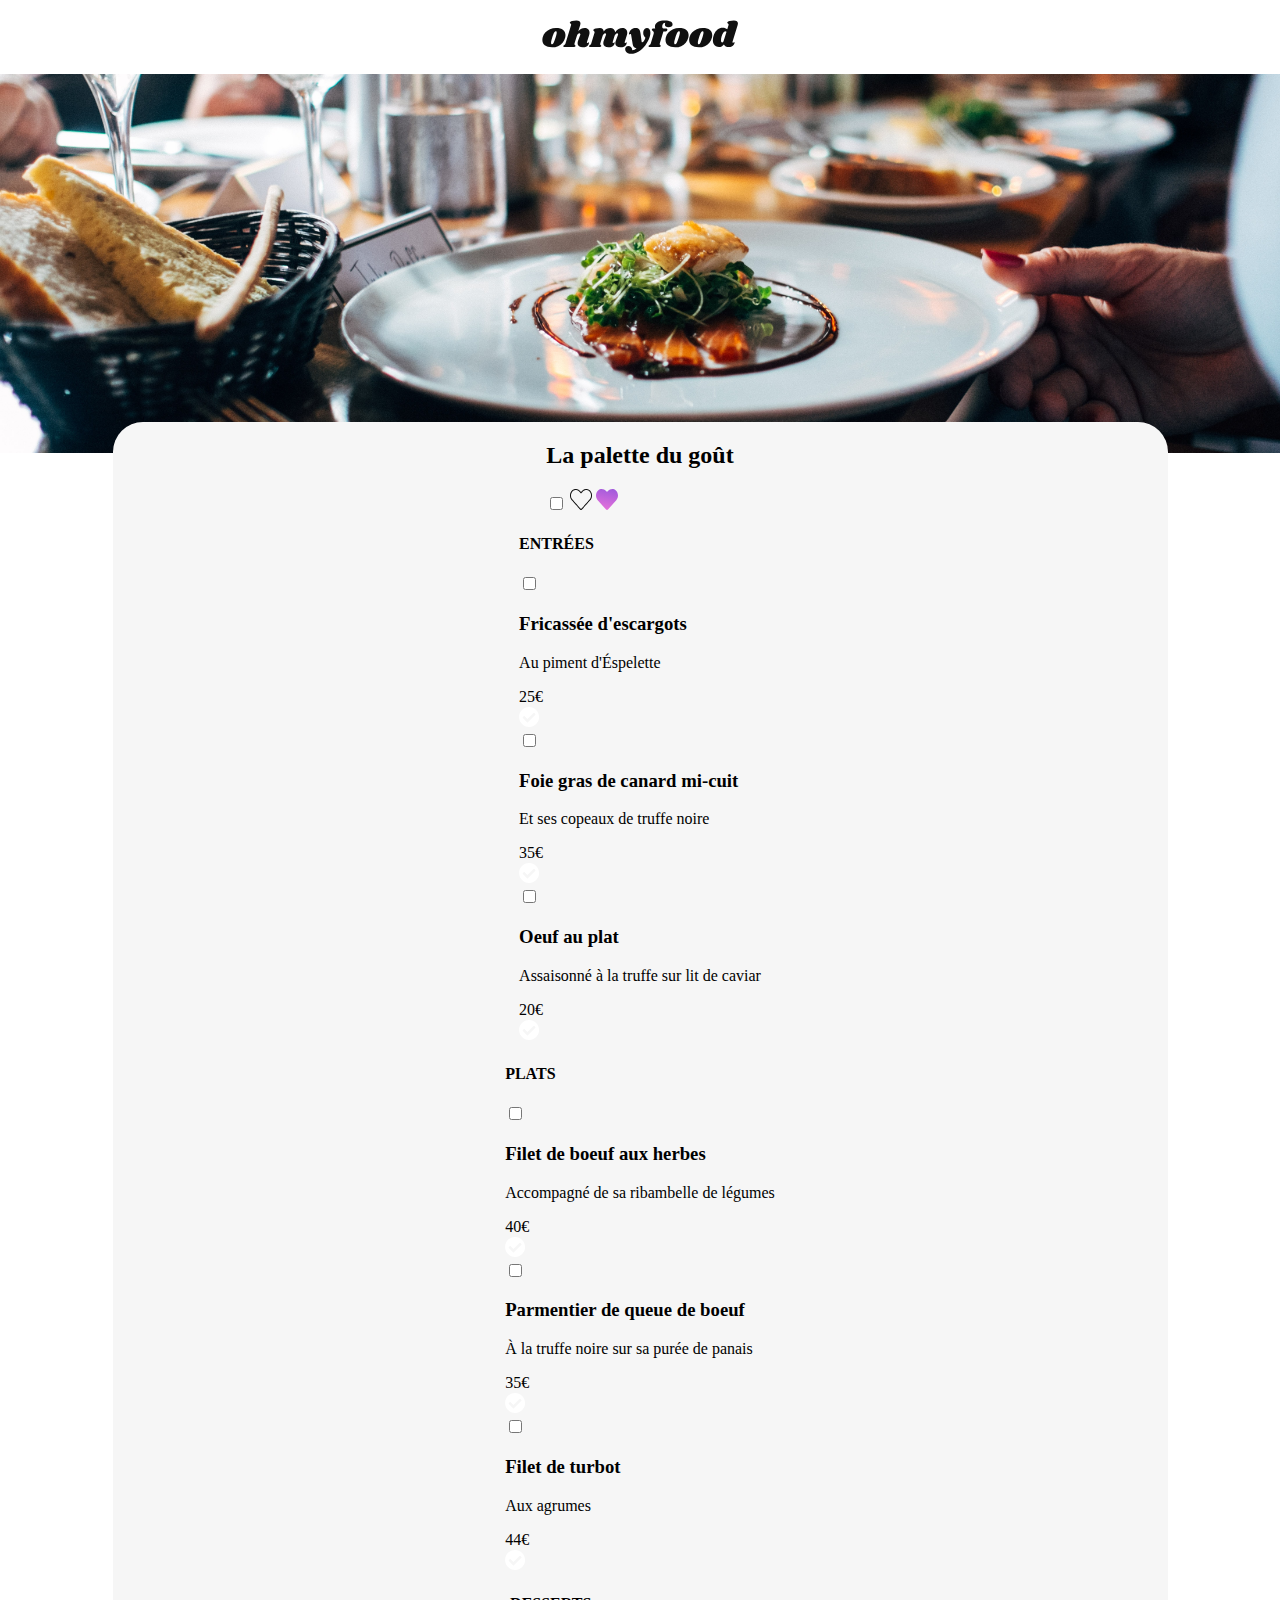
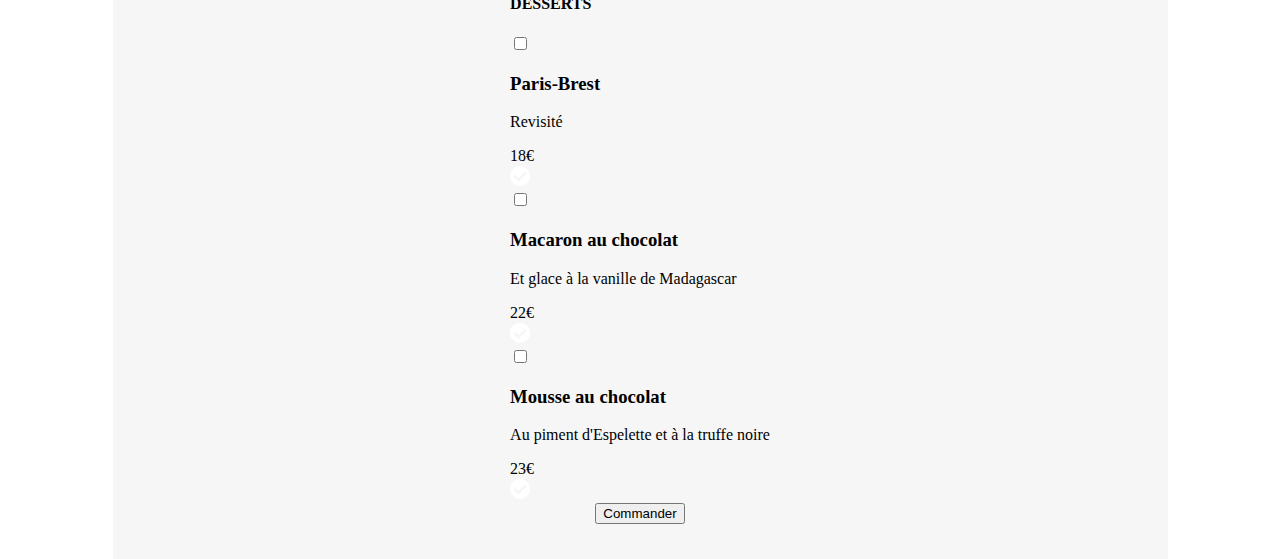
<file: palette-du-gout.html>
<!DOCTYPE html>
<html lang="fr">
<head>
    <meta charset="UTF-8">
    <meta name="viewport" content="width=device-width, initial-scale=1.0">
    <title>ohmyfood</title>
    <link rel="stylesheet" href="css/palette-du-gout.css">
    <link rel="stylesheet" href="https://cdnjs.cloudflare.com/ajax/libs/font-awesome/6.6.0/css/all.min.css" integrity="sha512-Kc323vGBEqzTmouAECnVceyQqyqdsSiqLQISBL29aUW4U/M7pSPA/gEUZQqv1cwx4OnYxTxve5UMg5GT6L4JJg==" crossorigin="anonymous" referrerpolicy="no-referrer" />
    <link rel="preconnect" href="https://fonts.googleapis.com">
<link rel="preconnect" href="https://fonts.gstatic.com" crossorigin>
<link href="https://fonts.googleapis.com/css2?family=Roboto:ital,wght@0,100;0,300;0,400;0,500;0,700;0,900;1,100;1,300;1,400;1,500;1,700;1,900&display=swap" rel="stylesheet">
<link rel="preconnect" href="https://fonts.googleapis.com">
<link rel="preconnect" href="https://fonts.gstatic.com" crossorigin>
<link href="https://fonts.googleapis.com/css2?family=Shrikhand&display=swap" rel="stylesheet">
</head>


<body>
     <!--début du header-->
     <header>
        <div class="logo">
            <a href="index.html">
                <i class="fa-solid fa-arrow-left"></i>
            </a>
            <img src="images/logo/ohmyfood@2x.svg" alt="logo">
        </div>
    </header>
    <!--fin du header-->

    <!-- Début de la partie haute-->

    <div class="palette-du-gout-img"> 
        <img src="images/restaurants/jay-wennington-N_Y88TWmGwA-unsplash.jpg" alt="palette-du-gout">
    </div>
    <!--block principal-->
    <div class="block-conteneur">
        <div class="title-conteneur">
            <h2 class="name-restaurant">La palette du goût</h2>
            <input type="checkbox" id="resto-2">
            <label class="test1" for="resto-2">
                <img src="./images/icon/Like.png " class="dislike" alt="coeur"> 
                <img src="./images/icon/Like.svg" class="like" alt="like image">
            </label>
          
        </div>

        <div class="entree">
          <h4 class="title-menu">ENTRÉES</h4>
          
          <input type="checkbox" id="menu1">
          <label class="menu" for="menu1"> 
            <div class="info">
                <div>
                    <h3 class="title-h3">Fricassée d'escargots</h3>
                    <p class="menu-p">Au piment d'Éspelette</p> 
                </div>
                <div class="price">
                    <span class="prix1">25€</span>
                </div>
            </div>
            <div class="check"> 
                <img src="images/icon/Check.svg" alt="check">
            </div>
          </label>


          <input type="checkbox" id="menu2">
          <label class="menu" for="menu2"> 
            <div class="info">
                <div>
                    <h3 class="title-h3">Foie gras de canard mi-cuit</h3>
                    <p class="menu-p">Et ses copeaux de truffe noire</p> 
                </div>
                <div class="price">
                    <span class="prix1">35€</span>
                </div>
            </div>
            <div class="check"> 
                <img src="images/icon/Check.svg" alt="check">
            </div>
          </label>


          <input type="checkbox" id="menu3">
          <label class="menu" for="menu3"> 
            <div class="info">
                <div>
                    <h3 class="title-h3">Oeuf au plat</h3>
                    <p class="menu-p">Assaisonné à la truffe sur lit de caviar</p> 
                </div>
                <div class="price">
                    <span class="prix1">20€</span>
                </div>
            </div>
            <div class="check"> 
                <img src="images/icon/Check.svg" alt="check">
            </div>
          </label>
        </div>



        <div class="plat">
            <h4 class="title-menu">PLATS</h4>
            <input type="checkbox" id="menu4">
            <label class="menu" for="menu4"> 
              <div class="info">
                  <div>
                      <h3 class="title-h3">Filet de boeuf aux herbes</h3>
                      <p class="menu-p">Accompagné de sa ribambelle de légumes</p> 
                  </div>
                  <div class="price">
                      <span class="prix1">40€</span>
                  </div>
              </div>
              <div class="check"> 
                  <img src="images/icon/Check.svg" alt="check">
              </div>
            </label>



            <input type="checkbox" id="menu5">
            <label class="menu" for="menu5"> 
              <div class="info">
                  <div>
                      <h3 class="title-h3">Parmentier de queue de boeuf</h3>
                      <p class="menu-p">À la truffe noire sur sa purée de panais</p> 
                  </div>
                  <div class="price">
                      <span class="prix1">35€</span>
                  </div>
              </div>
              <div class="check"> 
                  <img src="images/icon/Check.svg" alt="check">
              </div>
            </label>
           

            <input type="checkbox" id="menu6">
            <label class="menu" for="menu6"> 
              <div class="info">
                  <div>
                      <h3 class="title-h3">Filet de turbot</h3>
                      <p class="menu-p">Aux agrumes </p> 
                  </div>
                  <div class="price">
                      <span class="prix1">44€</span>
                  </div>
              </div>
              <div class="check"> 
                  <img src="images/icon/Check.svg" alt="check">
              </div>
            </label> 
            
        </div>


        <div class="dessert">
            <h4 class="title-menu">DESSERTS</h4>
            <input type="checkbox" id="menu7">
            <label class="menu" for="menu7"> 
              <div class="info">
                  <div>
                      <h3 class="title-h3">Paris-Brest</h3>
                      <p class="menu-p">Revisité </p> 
                  </div>
                  <div class="price">
                      <span class="prix1">18€</span>
                  </div>
              </div>
              <div class="check"> 
                  <img src="images/icon/Check.svg" alt="check">
              </div>
            </label> 

            <input type="checkbox" id="menu8">
            <label class="menu" for="menu8"> 
              <div class="info">
                  <div>
                      <h3 class="title-h3">Macaron au chocolat</h3>
                      <p class="menu-p">Et glace à la vanille de Madagascar </p> 
                  </div>
                  <div class="price">
                      <span class="prix1">22€</span>
                  </div>
              </div>
              <div class="check"> 
                  <img src="images/icon/Check.svg" alt="check">
              </div>
            </label> 
    

            <input type="checkbox" id="menu9">
            <label class="menu" for="menu9"> 
              <div class="info">
                  <div>
                      <h3 class="title-h3">Mousse au chocolat</h3>
                      <p class="menu-p">Au piment d'Espelette et à la truffe noire </p> 
                  </div>
                  <div class="price">
                      <span class="prix1">23€</span>
                  </div>
              </div>
              <div class="check"> 
                  <img src="images/icon/Check.svg" alt="check">
              </div>
            </label> 
        </div>

        <div class="button-commander">
            <button class="btn-commander">Commander</button>
        </div>

    </div>

    <footer>
        <div class="footer">

            <div class="footer-logo">
                <h4 class="logo2">ohmyfood</h4>
            </div>
            <div>
                <ul class="link-footer">
                    <li class="link">
                        <i class="fa-solid fa-utensils"></i>
                        <a href="#" class="footer-link">Proposer un restaurant</a>
                    </li>
                    <li class="link">
                        <i class="fa-solid fa-handshake-angle"></i>
                        <a href="#" class="footer-link">Devenir partenaire</a>
                    </li>
                    <li class="link">
                        <a href="#" class="footer-link">Mention légales</a>
                    </li>
                    <li class="link">
                        <a href="#" class="footer-link">Contact</a>
                    </li>
                </ul>
                

            </div>
        </div>
    </footer>
    
</body>
</html>
</file>
<file: css/style.css>
/*style globale*/
body {
    margin: 0;
    padding: 0;
}

/*loader (chargement de la page)*/
.loader-block{
    display: flex;
    width: 100%;
    height: 100vh;
    position: fixed;
    top: 0;
    left: 0;
    background-color: rgba(0, 0, 0, 0.8);
    z-index: 14;
    align-items: center;
    justify-content: center;
    animation: fadeOut 3s forwards;
}

.loader {
    width: 48px;
    height: 48px;
    border: 3px solid #FFF;
    border-bottom-color: transparent;
    border-radius: 50%;
    display: inline-block;
    position: relative;
    box-sizing: border-box;
    animation: rotation 1s linear infinite;
  }
  .loader::after {
    content: '';  
    position: absolute;
    box-sizing: border-box;
    left: 20px;
    top: 31px;
    border: 10px solid transparent;
    border-right-color: #FFF;
    transform: rotate(-40deg);
  }
  
  @keyframes rotation {
    0% {
      transform: rotate(0deg);
    }
    100% {
      transform: rotate(360deg);
    }
  } 
  @keyframes fadeOut{
   to {
    opacity: 0;
    visibility: hidden;
    }
  }

  .card-nav{
    text-decoration: none;
    color: black;
}

/*FOOTER STYLE GLOBALE*/
.footer-link{
    color: rgba(255, 255, 255, 1);
    text-decoration: none;
    font-family: 'Roboto';
    
}

li{
    list-style: none;
}


/*********début de la version mobile***************/
 
    /*STYLE LOGO*/
    .logo {
        display: flex;
        justify-content: center;
        padding: 20px 0;
        box-shadow: 0px 2px 4px 0px rgba(0, 0, 0, 0.15);
        position: fixed;
        width: 100%;
        background-color: rgba(255, 255, 255, 1);
        z-index: 5;
    }

    .logo img {
        width: 170px;
    }

    /*localisation*/
    .location {
        background-color: #EAEAEA;
        padding: 5px;
        color: #353535;
        box-shadow: 0px 4px 4px 0px rgba(0, 0, 0, 0.25);
        position: absolute;
        top: 70px;
        left: 0;
        right: 0;
    }

    /*logo de localisation*/
    .fa-location-dot {
        margin-right: 15px;
    }

    
    .location p{
        text-align: center;
        font-size: 16px;
        font-family: "roboto", "sans-serif";
        margin: 12px;
        font-weight: 400;
        padding-right: 8px;
    }


    /*DÉBUT DE LA PARTIE HAUTE*/
    .top {
        background-color: rgba(246, 246, 246, 0.7);
        padding-top: 150px;
        padding-bottom: 50px;
    }


    .title {
        text-align: center;
        margin-top: 20px;
        padding-bottom: 20px;
    }


    .title-top {
        width: 67%;
        margin: auto;
        font-weight: 700;
        font-size: 24px;
        font-family: 'Roboto';
    }

   
    .top-p {
        width: 90%;
        margin: 20px auto;
        font-size: 18px;
        font-family: 'Roboto';
        color: rgba(53, 53, 53, 1);
        font-weight: 300;
        line-height: 21.09px;
    }

    .top-btn {
        padding: 15px;
        background: linear-gradient(rgba(255, 121, 218, 1), rgba(147, 86, 220, 1));
        border: none;
        border-radius: 25px;
        color: white;
        width: 218px;
        height: 50px;
        margin-top: 15px;
    }

    /*début de la partie fonctionnement*/
    .fonctioning {
        display: flex;
        flex-direction: column;
        padding: 45px 0;
        width: 90%;
        margin: auto;
        background-color: #FFF;
    }

    .title-fonctioning {
        padding-bottom: 10px;
        width: 340px;
        font-size: 24px;
        font-weight: 700;
        font-family: 'Roboto';
    }

    /* bouton de la partie fonctionnement*/
    .fonctioning-btn {
        border: none;
        border-radius: 20px;
        box-shadow: 0 4px 15px 0 rgba(0, 0, 0, 0.15);
        width: 96%;
        text-align: center;
        margin: 20px 0 20px 16px;
        padding: 25px 0;
        display: flex;
        justify-content: space-evenly;
        align-items: center;
        
    }
    /* le texte du bouton fonctionnement */
    .fonctioning-text{
        font-weight: 500;
        font-size: 16px;
        font-family: 'Roboto';
    }

    /* les cercles avec les numeros */
    .circle{
        position: absolute;
        left: 20px;
        padding: 4px 8px;
        background-color: rgba(147, 86, 220, 1);
        color: rgba(255, 255, 255, 1);
        border-radius: 50%;
    }

    /*début de la partie card*/
    .resto{
        background-color: rgba(246, 246, 246, 0.7);
    }

    .all-cards {
        background-color: rgba(246, 246, 246, 0.7);
        padding: 45px 0;
        width: 90%;
        margin: auto;
    }

    .restaurant-title {
        width: 340px;
        font-family: 'Roboto';
        font-size: 24px;
        font-weight: 700;
    }
    

    

    .card {
        width: 100%;
        height: 251px;
        border-radius: 15px;
        margin: 24px auto;
        background-color: rgba(255, 255, 255, 1);
        position: relative;
        text-decoration: none;
        color: inherit;
    }


    #card1 {
        background-image: url('../images/restaurants/jay-wennington-N_Y88TWmGwA-unsplash.jpg');
        background-repeat: no-repeat;
        background-position: bottom;
        background-size: cover;
        border-radius: 15px 15px 0 0;
    }

    #card2 {
        background-image: url('../images/restaurants/stil-u2Lp8tXIcjw-unsplash.jpg');
        background-repeat: no-repeat;
        background-position: 0px -145px;
        background-size: cover;
        border-radius: 15px 15px 0 0;
    }

    #card3 {
        background-image: url('../images/restaurants/toa-heftiba-DQKerTsQwi0-unsplash.jpg');
        background-repeat: no-repeat;
        background-position: bottom;
        background-size: cover;
        border-radius: 15px 15px 0 0;
    }

    #card4 {
        background-image: url('../images/restaurants/louis-hansel-shotsoflouis-qNBGVyOCY8Q-unsplash.jpg');
        background-repeat: no-repeat;
        background-position: bottom;
        background-size: cover;
        border-radius: 15px 15px 0 0;
    }



    .card-img {
        width: 100%;
        height: 170px;
    }

    /*block nouveau sur les cards*/
    .news{
        font-weight: 500;
        position: absolute;
        right: 20px;
        top: 16px;
        color: rgba(0, 135, 102, 1);
        background-color: rgba(153, 226, 208, 1);
        padding: 6px 10px;
        font-family: 'Roboto';
        font-size: 14px;
        border-radius: 2px;

    }

    .card-text {
        padding: 5px 10px;
    }

    .card-text h3 {
        line-height: 0;
        margin-bottom: 28px;
        font-size: 18px;
        font-weight: 700;
        font-family: 'Roboto';
    }

    .card-text p {
        line-height: 0;
        font-size: 17px;
        font-weight: 300;
        font-family: 'Roboto';

    }

    /*Positionnement de l'icone coeur sur les cards*/
    .dislike{
        display: inline;
        position: absolute;
        top: 10px;
        left: 10px;
        width: 20px;
    }

    

    /* Gestion des bouton likes  */
    .block-like {
        position: relative;
        bottom: 50px;
        left: 86%;
    }

    .block-like:hover {
        cursor: pointer;
    }

    /*Pour cacher le coeur violet au départ*/
    .like {
        display: none;
    }

    /*Pour cacher le checkbox du coeur*/
    input{
        display: none;
    }

    /*Pour cacher le coeur blanc au clic */
    input:checked+.block-like .dislike {
        display: none;
    }

    /*Pour afficher le coeur violet et le positionner*/
    input:checked+.block-like .like {
        display: inline;
        position: absolute;
        top: 10px;
        left: 10px;
        width: 20px;
    }

    
    

    /*****************DÉBUT DE LA PARTIE FOOTER*********/
    .footer {
        background-color: rgba(53, 53, 53, 1);
        color: white;
        padding: 10px 20px;
    }

    .logo2 {
        font-family: "Shrikhand";
        font-weight: 900;
        font-style: italic;
        color: rgba(255, 255, 255, 1);
        font-size: 20px;
    }


     .link-footer{
        padding: 0;
     }

     .link{
        padding-top: 7px;
    }

    /*icon footer*/
    .fa-utensils {
        color: white;
        width: 20px;
    }

    .fa-handshake {
        color: white;
        width: 20px;
    }










/* #################################################################### */
/* partie desktop */
@media (min-width: 1024px) {
     /*STYLE LOGO*/
     .logo {
        display: flex;
        justify-content: center;
        padding: 20px 0;
        position: fixed;
        width: 100%;
        background-color: rgba(255, 255, 255, 1);
        z-index: 5;
    }

    .logo img {
        width: 170px;
    }

    /*localisation*/
    .location {
        background-color: #EAEAEA;
        padding: 5px;
        color: #353535;
        position: absolute;
        top: 70px;
        left: 0;
        right: 0;
    }

    /*Icone de localisation*/
    .fa-location-dot {
        margin-right: 15px;
    }

    .location p {
        text-align: center;
        font-size: 16px;
        font-family: "roboto", "sans-serif";
        margin: 12px;
        font-weight: 400;
        padding-right: 8px;
    }

    /*DÉBUT DE LA PARTIE HAUTE*/
    .top {
        background-color: rgba(246, 246, 246, 0.7);
        padding-top: 150px;
        padding-bottom: 50px;
    }


    .title {
        text-align: center;
        margin-top: 20px;
        padding-bottom: 20px;
    }

    .title-top {
        width: 67%;
        margin: auto;
        font-weight: 700;
        font-size: 24px;
        font-family: 'Roboto';
    }

    .top-p {
        width: 90%;
        margin: 20px auto;
        font-size: 18px;
        font-family: 'Roboto';
        color: rgba(53, 53, 53, 1);
        font-weight: 300;
        line-height: 21.09px;
    }
 
    .top-btn {
        padding: 15px;
        background: linear-gradient(rgba(255, 121, 218, 1), rgba(147, 86, 220, 1));
        border: none;
        border-radius: 25px;
        color: white;
        width: 218px;
        height: 50px;
        margin-top: 15px;
        font-family: 'Roboto';
        font-weight: 500;
        font-size: 16px;
    }

    /*début de la partie fonctionnement*/
    .fonctioning {
        display: flex;
        flex-direction: column;
        padding: 45px 0;
        width: 90%;
        max-width: 1050px;
        margin: auto;
        background-color: #FFF;
    }

    .title-fonctioning {
        padding-bottom: 10px;
        width: 100%;
        font-size: 24px;
        font-weight: 700;
        font-family: 'Roboto';
    }

    /* bouton de la partie fonctionnement*/
    .fonctionning-button{
        display: flex;
    }

    .fonctioning-btn {
        border: none;
        border-radius: 20px;
        box-shadow: 0 4px 15px 0 rgba(0, 0, 0, 0.15);
        width: 322.49px;
        text-align: center;
        margin-right: 40px;
        margin-left: 10px;
        padding: 20px 58px 20px 0;
        display: flex;
        justify-content: space-evenly;
        align-items: center;
        font-weight: 500;
        font-family: 'Roboto';
    }

    /* le test du bouton fonctionnement */
    .fonctioning-text{
        font-weight: 500;
        font-size: 16px;
        font-family: 'Roboto';
        margin-left: 20px;
    }

    /* les cercles avec les numeros */
    .circle{
        position: relative;
        left: -15px;
        padding: 4px 8px;
        background-color: rgba(147, 86, 220, 1);
        color: rgba(255, 255, 255, 1);
        border-radius: 50%;
    }

    /*début de la partie card*/
    .back{
        background-color: rgba(246, 246, 246, 1);
    }

    .resto{
        max-width: 1080px;
        margin: auto;
        width: 90%;
    }

    .all-cards {
         
        padding: 45px 0 5px 0;
        width: 100%;
        margin: auto;
    }

    .restaurant-title {
        width: 340px;
        font-family: 'Roboto';
        font-size: 24px;
        font-weight: 700;
    }

    .cards-bloc{
        display: flex;
        flex-wrap: wrap;
        justify-content: space-between;
    }

    .card-nav{
        width: 45%;
    }

    .card {
        width: 100%;
        height: 251px;
        border-radius: 15px;
        margin: 24px 0;
        background-color: rgba(255, 255, 255, 1);
    }

    #card1 {
        background-image: url('../images/restaurants/jay-wennington-N_Y88TWmGwA-unsplash.jpg');
        background-repeat: no-repeat;
        background-position: 0px -107px;
        background-size: cover;
        border-radius: 15px 15px 0 0;
    }

    #card2 {
        background-image: url('../images/restaurants/stil-u2Lp8tXIcjw-unsplash.jpg');
        background-repeat: no-repeat;
        background-position: 0px -244px;
        background-size: cover;
        border-radius: 15px 15px 0 0;
    }

    #card3 {
        background-image: url('../images/restaurants/toa-heftiba-DQKerTsQwi0-unsplash.jpg');
        background-repeat: no-repeat;
        background-position: 0px -103px;
        background-size: cover;
        border-radius: 15px 15px 0 0;
    }

    #card4 {
        background-image: url('../images/restaurants/louis-hansel-shotsoflouis-qNBGVyOCY8Q-unsplash.jpg');
        background-repeat: no-repeat;
        background-position: 0px -110px;
        background-size: cover;
        border-radius: 15px 15px 0 0;
    }

    .card-img {
        width: 100%;
        height: 170px;
        
    }

    /*block nouveau sur les cards*/
    .news{
        font-weight: 500;
        position: absolute;
        right: 20px;
        top: 16px;
        color: rgba(0, 135, 102, 1);
        background-color: rgba(153, 226, 208, 1);
        padding: 6px 10px;
        font-family: 'Roboto';
        font-size: 14px;
        border-radius: 2px;
    }

    .card-text {
        padding: 5px 10px;
    }


    .card-text h3 {
        line-height: 0;
        margin-bottom: 28px;
        font-size: 18px;
        font-weight: 700;
        font-family: 'Roboto';
    }

    .card-text p {
        line-height: 0;
        font-size: 17px;
        font-weight: 300;
        font-family: 'Roboto';

    }
    
    /* Gestion des bouton likes  */
    .block-like {
        position: relative;
        bottom: 44px;
        left: 91%;
    }

    .block-like:hover {
        cursor: pointer;
    }

    .like {
        display: none;
    }

    input {
        display: none;
    }

   

    input:checked+.block-like .dislike {
        display: none;
    }

    input:checked+.block-like .like {
        display: inline;
        width: 20px;
    }

    

    /*******début de la section footer**********/
    .footer {
        background-color: rgba(53, 53, 53, 1);
        color: white;
        padding: 45px 38px 5px 0;
        display: flex;
        flex-direction: row-reverse;
        align-items: center;
    }


    .footer-logo{
        margin-left: 90px;
        padding-bottom: 5px;
    }

    .logo2 {
        font-family: "Shrikhand";
        font-weight: 900;
        font-style: italic;
        color: rgba(255, 255, 255, 1);
        font-size: 23px;
    }

    ul{
        display: flex;
    }

    li{
        padding: 0 15px;
    }

    /*icon footer*/
    .fa-utensils {
        color: white;
        width: 20px;
    }

    .fa-handshake {
        color: white;
        width: 20px;
    }

    .fa-handshake-angle{
        margin-right: 7px;
        margin-left: -19px;
    }


   
}
</file>
<file: css/la-palette-du-gout.css>
/*style globale*/
body {
    margin: 0;
    padding: 0;
}

/*fléche du logo(header)*/
.fa-arrow-left {
    position: absolute;
    top: 30px;
    z-index: 11;
    left: 26px;
    font-size: 20px;
    color: black;
}

li {
    list-style: none;
}







/*début de la version mobile*/
@media(max-width:767.98px) {

    /*Début du header*/
    /*STYLE LOGO*/
    .logo {
        display: flex;
        justify-content: center;
        padding: 20px 0;
        box-shadow: 0px 2px 4px 0px rgba(0, 0, 0, 0.15);
        position: fixed;
        width: 100%;
        background-color: rgba(255, 255, 255, 1);
        z-index: 5;
    }



    .palette-du-gout-img {
        padding-top: 70px;

    }

    .palette-du-gout-img img {
        width: 100%;
        height: 275px;
    }

    /*block qui contient le Menu*/
    .block-conteneur {
        background-color: rgba(246, 246, 246, 1);
        position: absolute;
        top: 300px;
        width: 100%;
        border-top-left-radius: 30px;
        border-top-right-radius: 30px;
        display: flex;
        flex-direction: column;
        align-items: center;
        padding-bottom: 35px;
    }

    /*Page La note enchantée*/
    .block-contener {
        background-color: rgba(246, 246, 246, 1);
        position: absolute;
        top: 300px;
        width: 100%;
        border-top-left-radius: 30px;
        border-top-right-radius: 30px;
        display: flex;
        flex-direction: column;
        align-items: center;
        padding-bottom: 38px;
    }

    .title-conteneur {
        display: flex;
        align-items: center;
        justify-content: space-between;
        width: 76%;
    }


    /*H2 style nom du restaurant*/
    .name-restaurant {
        font-family: "Shrikhand";
        font-style: italic;
        font-weight: 900;
        font-size: 28px;
        color: rgba(16, 16, 16, 1);
        margin-left: -25px;
        margin-right: -27px;
    }

    .block-like:hover {
        cursor: pointer;
    }

      /*Icone coeur*/
      .dislike {
        display: inline;
        position: absolute;
        top: 31px;
        right: 41px;

    }

       /*Page La note enchantée*/
       .dislikee {
        display: inline;
        position: absolute;
        top: 31px;
        right: 28px;
    }

    .like {
        display: none;

    }

      /*Page La note enchantée*/
      .likee {
        display: none;
    }


    /* Gestion du coeur pour le titre palette du goût */
    input {
        display: none;
    }

    input:checked+.block-like .dislike {
        display: none;
    }

        /*Page La note enchantée*/
    /*modification de l'espace pour le coeur*/
    input:checked+.block-like .likee {
        display: inline;
        position: absolute;
        top: 31px;
        right: 28px;
    }


    input:checked+.block-like .like {
        display: inline;
        position: absolute;
        top: 31px;
        right: 41px;
    }

    
/*Titre ENTRÉE*/
.entree {
    width: 348px;
}

 /*Titre  menu*/
 .title-menu {
    font-weight: normal;
    font-family: Roboto;
    border-bottom: 3px solid rgba(153, 226, 208, 1);
    width: 6.1%;
    padding-bottom: 5px;
    font-weight: 200;
    font-size: 16px;
}

/*menu*/
.menu {
    display: flex;
    background-color: rgba(255, 255, 255, 1);
    border-radius: 15px;
    height: 69px;
    width: 349px;
    margin-bottom: 15px;
    box-shadow: 0 4.01px 15.04px 0 rgba(0, 0, 0, 0.1);
}

/*Au survol des menus pour changer l 'apparence de la souris*/
.menu:hover {
    cursor: pointer;
}
    

.info {
    display: flex;
    align-items: center;
    padding-bottom: 14px;
    width: 349px;
    transition: width 0.5s ease;
    justify-content: space-between;
}

    /*tritre du menu*/
    .title-h3 {
        padding-left: 15px;
        margin-bottom: 0px;
        padding-top: 10px;
        white-space: nowrap;
        /*empêche le retour à la ligne*/
        overflow: hidden;
        /*cache le texte qui dépasse*/
        text-overflow: ellipsis;
        /* pour ajouter les points de suspension*/
    }

    .menu-p {
        padding-left: 15px;
        margin-top: 4px;
        color: rgba(0, 0, 0, 0.6);
        font-family: 'Roboto';
        font-size: 15px;
        white-space: nowrap;
        overflow: hidden;
        text-overflow: ellipsis;
    }


    /*Prix des entrées*/
    .price {
        padding-top: 40px;
        padding-right: 10px;
    }


    .check {
        width: 0;
        background-color: rgba(153, 226, 208, 1);
        border-top-right-radius: 15px;
        border-bottom-right-radius: 15px;
        position: relative;
        top: 0;
        right: 0;
        transition: width 0.5s ease;
        display: flex;
        justify-content: center;
        align-items: center;
    }

    .check img {
        display: none;
    }

    /*checkbox*/
    input {
        display: none;
    }


    /*Au clic sur le menu on sélectionne l'élément qui suit immédiatement le checkbox et on lui donne une nouvelle largeur*/
    input:checked+.menu .info {
        width: 290px;
    }


    /*Si le checkbox est cocher on séléctionne l'élément qui a la class check se trouvant dans l'élément qui a la class menu et on lui donne une nouvelle largeur */
    input:checked+.menu .check {
        width: 59px;
    }


    /*Pour pouvoir tronquer le texte du menu au clic pour cacher le texte*/
    input:checked+.menu .menu-p {
        width: 220px;
        white-space: nowrap;
        overflow: hidden;
        text-overflow: ellipsis;
    }


    input:checked+.menu .title-h3 {
        width: 220px;
        white-space: nowrap;
        overflow: hidden;
        text-overflow: ellipsis;
    }

    
    input:checked+.menu .check img {
        display: inline;

    }


    /*ajout de l'espace au dessus du titre dessert */
    .dessert {
        margin-top: 6px;
    }

    



    /*Bouton commander*/
    .button-commander {
        margin-top: 12px;
    }


    .btn-commander {
        padding: 15px;
        background: linear-gradient(rgba(255, 121, 218, 1), rgba(147, 86, 220, 1));
        border: none;
        border-radius: 25px;
        color: white;
        width: 186px;
        height: 50px;
        margin-top: 15px;
        font-size: 16px;
        font-family: 'Roboto';
        font-weight: 500;
        box-shadow: 0 4px 10px 0 rgba(0, 0, 0, 0.25);
    }


    /*footer*/
    .footer {
        display: inline;
        position: absolute;
        top: 92.01em;
        background-color: rgba(53, 53, 53, 1);
        color: rgba(255, 255, 255, 1);
        width: 100%;
    }

     /*Page La note enchantée*/
     .foter {
        display: inline;
        position: absolute;
        top: 97.7em;
        background-color: rgba(53, 53, 53, 1);
        color: rgba(255, 255, 255, 1);
        width: 100%;
     }

    .logo2 {
        margin-left: 22px;
        font-family: 'Shrikhand';
        font-style: italic;
        font-weight: unset;
        font-size: 18px;


    }

    .link-footer {
        list-style: none;
        padding: 0;
        font-weight: 400;
        margin-left: 22px;
        font-size: 16px;
        font-family: 'Roboto';
    }

    /*Page La note enchantée*/
    .link-foter {
        list-style: none;
        padding: 0;
        font-weight: 400;
        margin-left: 22px;
        font-size: 16px;
        font-family: 'Roboto';
        padding-bottom: 0.5px;
    }

    .footer-link {
        text-decoration: none;
        color: white;
        line-height: 26px;
    }

}





/*début de la partie desktop*/
@media(min-width:768px) {
    body {
        display: flex;
        flex-direction: column;
        align-items: center;
    }


    .logo {
        display: flex;
        justify-content: center;
        padding: 20px 0;
        position: fixed;
        width: 100%;
        background-color: rgba(255, 255, 255, 1);
        z-index: 5;
        left: 0;
    }

    /*Image du header*/

    .palette-du-gout-img {
        padding-top: 70px;
        height: 383px;
        width: 100%;

    }

    .palette-du-gout-img img {
        width: 100%;
        height: 275px;
        object-fit: cover;
        height: 100%;
        width: 100%;
    }


    /*bloc conteneur*/
    .block-conteneur {
        background-color: rgba(246, 246, 246, 1);
        position: absolute;
        top: 422px;
        width: 100%;
        max-width: 1055px;
        border-top-left-radius: 30px;
        border-top-right-radius: 30px;
        display: flex;
        flex-direction: column;
        align-items: center;
        padding-bottom: 55px;
        margin: auto;
    }

     /*Page La note enchantée*/
    /*bloc conteneur*/
    .block-contener {
        background-color: rgba(246, 246, 246, 1);
        position: absolute;
        top: 422px;
        width: 100%;
        max-width: 1055px;
        border-top-left-radius: 30px;
        border-top-right-radius: 30px;
        display: flex;
        flex-direction: column;
        align-items: center;
        padding-bottom: 55px;
        margin: auto;
    }

    /* nom du restaurant + coeur*/
    .title-conteneur {
        display: flex;
        align-items: center;
        justify-content: space-between;

    }

     /*H2 style nom du restaurant*/
     .name-restaurant {
        font-family: "Shrikhand";
        font-style: italic;
        font-weight: 900;
        font-size: 28px;
        color: rgba(16, 16, 16, 1);
        margin-left: -25px;
        margin-right: -27px;
    }

    /* Gestion du coeur pour le titre palette du goût */
    input {
        display: none;
    }
    
    .block-like:hover {
        cursor: pointer;
    }

    input:checked+.block-like .dislike {
        display: none;
    }

       /******Page NOTE ENCHANTÉE***/
    /*modification de l'espace pour le coeur*/
    input:checked+.block-like .likee {
        display: inline;
        position: absolute;
        /* width: 20px;*/
        top: 33px;
        left: 43.3em;
    }

    input:checked+.block-like .like {
        display: inline;
        position: absolute;
        top: 33px;
        left: 42.8em;
    }

    /*Icone coeur*/
    .dislike {
        display: inline;
        position: absolute;
        top: 33px;
        left: 42.8em;

    }


    /******Page NOTE ENCHANTÉE***/
    .dislikee {
        display: inline;
        position: absolute;
        top: 33px;
        left: 43.3em;

    }

    .like {
        display: none;

    }

    /******Page NOTE ENCHANTÉE***/
    .likee {
        display: none;

    }

    /*tire entrée,plat et dessert*/
    .plat {
        width: 634px;
    }

    .dessert {
        width: 634px;
    }

    /*block menu*/
    .menu {
        display: flex;
        background-color: rgba(255, 255, 255, 1);
        border-radius: 15px;
        height: 72px;
        width: 634px;
        margin-bottom: 15px;
        box-shadow: 0 4.01px 15.04px 0 rgba(0, 0, 0, 0.1);
        overflow: hidden;
    }


    /*Div qui contient le titre, le paragraphe et le prix*/
    .info {
        display: flex;
        align-items: center;
        padding-bottom: 14px;
        width: 634px;
        transition: width 0.5s ease;
        justify-content: space-between;
    }

    /*Animation des menus au survol*/
    .menu:hover .info {
        width: 575px;
    }

    /*tritre du menu*/
    .title-h3 {
        padding-left: 15px;
        margin-bottom: 0px;
        padding-top: 10px;
        white-space: nowrap;
        /*empêche le retour à la ligne*/
        overflow: hidden;
        /*cache le texte qui dépasse*/
        text-overflow: ellipsis;
        /* pour ajouter les points de suspension*/
    }

    /*Paragraphe du menu*/
    .menu-p {
        padding-left: 15px;
        margin-top: 4px;
        color: rgba(0, 0, 0, 0.6);
        font-family: 'Roboto';
        font-size: 15px;
        white-space: nowrap;
        overflow: hidden;
        text-overflow: ellipsis;
    }

     /*prix des menus*/
     .price {
        padding-top: 40px;
        padding-right: 10px;
        left: 18em;
        font-size: 15.4px;
        font-weight: 500;
        font-family: 'Roboto';
        color: rgba(53, 53, 53, 1);
    }


    /*Animation verte qui s'affiche au survol*/
    .check {
        width: 0;
        background-color: rgba(153, 226, 208, 1);
        border-top-right-radius: 15px;
        border-bottom-right-radius: 15px;
        position: relative;
        top: 0;
        right: 0;
        transition: width 0.5s ease;
        display: flex;
        justify-content: center;
        align-items: center;
    }

    /*cacher l'icone qui se trouve sur la partie verte de l'animation*/
    .check img {
        display: none;
    }

    .menu:hover .check {
        width: 59px;

    }

    .menu:hover .check img {
        display: inline;
    }

    /*bouton commander*/
    .button-commander {
        margin-top: 12px;
        transition: box-shadow 0.3s ease-in-out;
    }

    .btn-commander {
        padding: 15px;
        background: linear-gradient(rgba(255, 121, 218, 1), rgba(147, 86, 220, 1));
        border: none;
        border-radius: 25px;
        color: white;
        width: 186px;
        height: 50px;
        margin-top: 15px;
        font-size: 16px;
        font-family: 'Roboto';
        font-weight: 500;
        box-shadow: 0 4px 10px 0 rgba(0, 0, 0, 0.25);
        transition: box-shadow 0.3s ease-in-out;

    }

    .btn-commander:hover {
        background: linear-gradient(rgba(255, 121, 218, 0.8), rgba(147, 86, 220, 0.8));
        box-shadow: 0 4px 15px 0 rgba(0, 0, 0, 0.40);
        /*box-shadow: inset 0 0 0 100px rgba(255,255,255,0.1);*/
        color: white;
        transition: box-shadow 0.3s ease-in-out;
    }

    /*Footer*/
    .footer {
        display: flex;
        flex-direction: row-reverse;
        align-items: center;
        position: absolute;
        background-color: rgba(53, 53, 53, 1);
        color: rgba(255, 255, 255, 1);
        width: 100%;
        top: 102.01em;
        left: 0;
        height: 80px;
        padding-top: 42px;

    }

     /******Page NOTE ENCHANTÉE***/
     .foter {
        display: flex;
        flex-direction: row-reverse;
        align-items: center;
        position: absolute;
        background-color: rgba(53, 53, 53, 1);
        color: rgba(255, 255, 255, 1);
        width: 100%;
        top: 106.7em;
        left: 0;
        height: 80px;
        padding-top: 35px;

    }

    .footer-logo {
        margin-left: 90px;
        padding-bottom: 5px;
        margin-right: 70px;
    }

    .logo2 {
        font-family: "Shrikhand";
        font-weight: 400;
        font-style: italic;
        color: rgba(255, 255, 255, 1);
        font-size: 18px;
    }

    .link-footer {
        padding: 0;
        display: flex;
    }

     /******Page NOTE ENCHANTÉE***/
     .link-foter {
        padding: 0;
        display: flex;
    }
    
    .link {
        /*padding-top: 7px;*/
        padding: 0 15px;

    }

    .footer-link {
        color: rgba(255, 255, 255, 1);
        text-decoration: none;
        font-family: 'Roboto';
    }

}
</file>
<file: css/palette-du-gout.css>
/*style globale*/
body{
    margin: 0;
    padding: 0;
}

/*fléche du logo(header)*/
.fa-arrow-left {
    position: absolute;
    top: 30px;
    z-index: 11;
    left: 26px;
    font-size: 20px;
    color: black;
}
/*début de la version mobile*/
@media(max-width:767.98px){
/*Début du header*/
/*STYLE LOGO*/
.logo {
    display: flex;
    justify-content: center;
    padding: 20px 0;
    box-shadow: 0px 2px 4px 0px rgba(0, 0, 0, 0.15);
    position: fixed;
    width: 100%;
    background-color: rgba(255, 255, 255, 1);
    z-index: 5;
}



.palette-du-gout-img {
    padding-top:70px ;

}

.palette-du-gout-img img{
    width: 100%;
    height: 275px;
}

/*block qui contient le Menu*/
.block-conteneur{
    background-color: rgba(246, 246, 246, 1);
    position: absolute;
    top: 300px;
    width: 100%;
    border-top-left-radius: 30px;
    border-top-right-radius: 30px;
    display: flex;
    flex-direction: column;
    align-items: center;
    padding-bottom: 35px;
}

.title-conteneur{
    display: flex;
    align-items: center;
    justify-content: space-between;
    width: 76%;
}

/* Gestion du coeur pour le titre palette du goût */
#resto-2 {
    display: none;
}

#resto-2:checked+.test1 .dislike {
    display: none;
}

#resto-2:checked+.test1 .like {
    display: inline;
    position: absolute;
   /* width: 20px;*/
    top: 31px;
    right: 41px;
}
/*H2 style nom du restaurant*/
.name-restaurant{
    font-family: "Shrikhand";
    font-style: italic;
    font-weight: 900;
    font-size: 28px;
    color: rgba(16, 16, 16, 1);
    margin-left: -25px;
    margin-right: -27px;
}

/*Icone coeur*/
.dislike{
    display: inline;
    position: absolute;
    top: 31px;
    right: 41px;

}


.like{
display: none;

}


.test1:hover {
    cursor: pointer;
}


/*menu*/
.menu{
    display: flex;
    background-color: rgba(255, 255, 255, 1);
    border-radius: 15px;
    height: 69px;
    width: 349px;
    margin-bottom: 15px;
    box-shadow: 0 4.01px 15.04px 0 rgba(0, 0, 0, 0.1);
}

.title-menu{
    font-weight: normal;
    font-family: Roboto;
    border-bottom: 3px solid rgba(153, 226, 208, 1);
    width: 11%;
    padding-bottom: 5px;
    font-weight: 200;
    font-size: 16px;
}
.title-h3{
    padding-left: 15px;
    margin-bottom: 0px;
    padding-top: 10px;
}

.menu-p{
    padding-left: 15px; 
    margin-top: 4px;
    color: rgba(0, 0, 0, 0.6);
    font-family: 'Roboto';
    font-size: 15px;
}

.info{
    display: flex;
    align-items: center;
    padding-bottom: 14px;
    width: 349px;
    transition: width 0.5s ease;
    justify-content: space-between;
}

/*checkbox*/
#menu1{
    display: none;
}

#menu2{
    display: none;
}

#menu3{
    display: none;
}

#menu4{
    display: none;
}
#menu5{
    display: none;
}

#menu6{
    display: none;
}

#menu7{
    display: none;
}

#menu8{
    display: none;
}

#menu9{
    display: none;
}
/*Au survol des menus pour changer l 'apparence de la souris*/ 
.menu:hover{
    cursor: pointer;
}

/*Au clic sur le menu on sélectionne l'élément qui suit immédiatement le checkbox et on lui donne une nouvelle largeur*/
#menu1:checked + .menu .info{
    width:290px;
}
#menu2:checked + .menu .info{
    width:290px;
}

#menu3:checked + .menu .info{
    width:290px;
}

#menu4:checked + .menu .info{
    width:290px;
}
#menu5:checked + .menu .info{
    width:290px;
}

#menu6:checked + .menu .info{
    width:290px;
}

#menu7:checked + .menu .info{
    width:290px;
}
#menu8:checked + .menu .info{
    width:290px;
}

#menu9:checked + .menu .info{
    width:290px;
}
/*Si le checkbox est cocher on séléctionne l'élément qui a la class check se trouvant dans l'élément qui a la class menu et on lui donne une nouvelle largeur */ 
#menu1:checked + .menu .check{
    width:59px;

}

#menu2:checked + .menu .check{
    width:59px;

}

#menu3:checked + .menu .check{
    width:59px;

}

#menu4:checked + .menu .check{
    width:59px;

}

#menu5:checked + .menu .check{
    width:59px;

}

#menu6:checked + .menu .check{
    width:59px;

}

#menu7:checked + .menu .check{
    width:59px;

}

#menu8:checked + .menu .check{
    width:59px;

}

#menu9:checked + .menu .check{
    width:59px;

}



.check{
    width: 0;
    background-color:rgba(153, 226, 208, 1) ;
    border-top-right-radius: 15px;
    border-bottom-right-radius: 15px;
    position: relative;
    top: 0;
    right: 0;
    transition: width 0.5s ease;
    display: flex;
    justify-content: center;
    align-items: center;
}

.check img{
    display: none;
}



#menu1:checked + .menu .check img{
    display: inline;

}

#menu2:checked + .menu .check img{
    display: inline;

}

#menu3:checked + .menu .check img{
   display: inline;

}

#menu4:checked + .menu .check img{
    display: inline;

}

#menu5:checked + .menu .check img{
    display: inline;

}

#menu6:checked + .menu .check img{
   display: inline;

}

#menu7:checked + .menu .check img{
    display: inline;

}

#menu8:checked + .menu .check img{
    display: inline;

}

#menu9:checked + .menu .check img{
   display: inline;

}
/*ajout de l'espace au dessus du titre dessert */
.dessert{
    margin-top: 6px;
}

/*Prix des entrées*/

.price{
    padding-top: 40px;
    padding-right: 10px;
}



/*Bouton commander*/
.button-commander{
    margin-top: 12px;
}


.btn-commander{
    padding: 15px;
    background: linear-gradient(rgba(255, 121, 218, 1), rgba(147, 86, 220, 1));
    border: none;
    border-radius: 25px;
    color: white;
    width: 186px;
    height: 50px;
    margin-top: 15px;
    font-size: 16px;
    font-family: 'Roboto';
    font-weight: 500;
    box-shadow: 0 4px 10px 0 rgba(0, 0, 0, 0.25);
}


/*footer*/
.footer{
    display: inline;
    position: absolute;
    top: 92.01em;
    background-color: rgba(53, 53, 53, 1);
    color: rgba(255, 255, 255, 1);
    width: 100%;
}

.logo2{
    margin-left: 22px;
    font-family: 'Shrikhand';
    font-style: italic;
    font-weight:unset;
    font-size: 18px;

    
}

.footer-link{
    text-decoration: none;
    color: white;
    line-height: 26px;
    

}
.link-footer{
    list-style: none;
    padding: 0;
    font-weight: 400;
    margin-left: 22px;
    font-size: 16px;
    font-family: 'Roboto';



}

}
/*début de la partie desktop*/
@media(min-width:768px){
    body{
        display: flex;
        flex-direction: column;
        align-items: center;
    }


    .logo {
        display: flex;
        justify-content: center;
        padding: 20px 0;
        /* box-shadow: 0px 2px 4px 0px rgba(0, 0, 0, 0.15); */
        position: fixed;
        width: 100%;
        background-color: rgba(255, 255, 255, 1);
        z-index: 5;
        left: 0;
    }

    /*Image du header*/

.palette-du-gout-img {
    padding-top:70px ;
    height: 383px;
    width: 100%;

}

.palette-du-gout-img img{
    width: 100%;
    height: 275px;
    object-fit: cover;
    height: 100%;
    width: 100%;
}


/*bloc conteneur*/
.block-conteneur {
    background-color: rgba(246, 246, 246, 1);
    position: absolute;
    top: 422px;
    width: 100%;
    max-width: 1055px;
    border-top-left-radius: 30px;
    border-top-right-radius: 30px;
    display: flex;
    flex-direction: column;
    align-items: center;
    padding-bottom: 35px;
    margin: auto;
}


}
</file>
